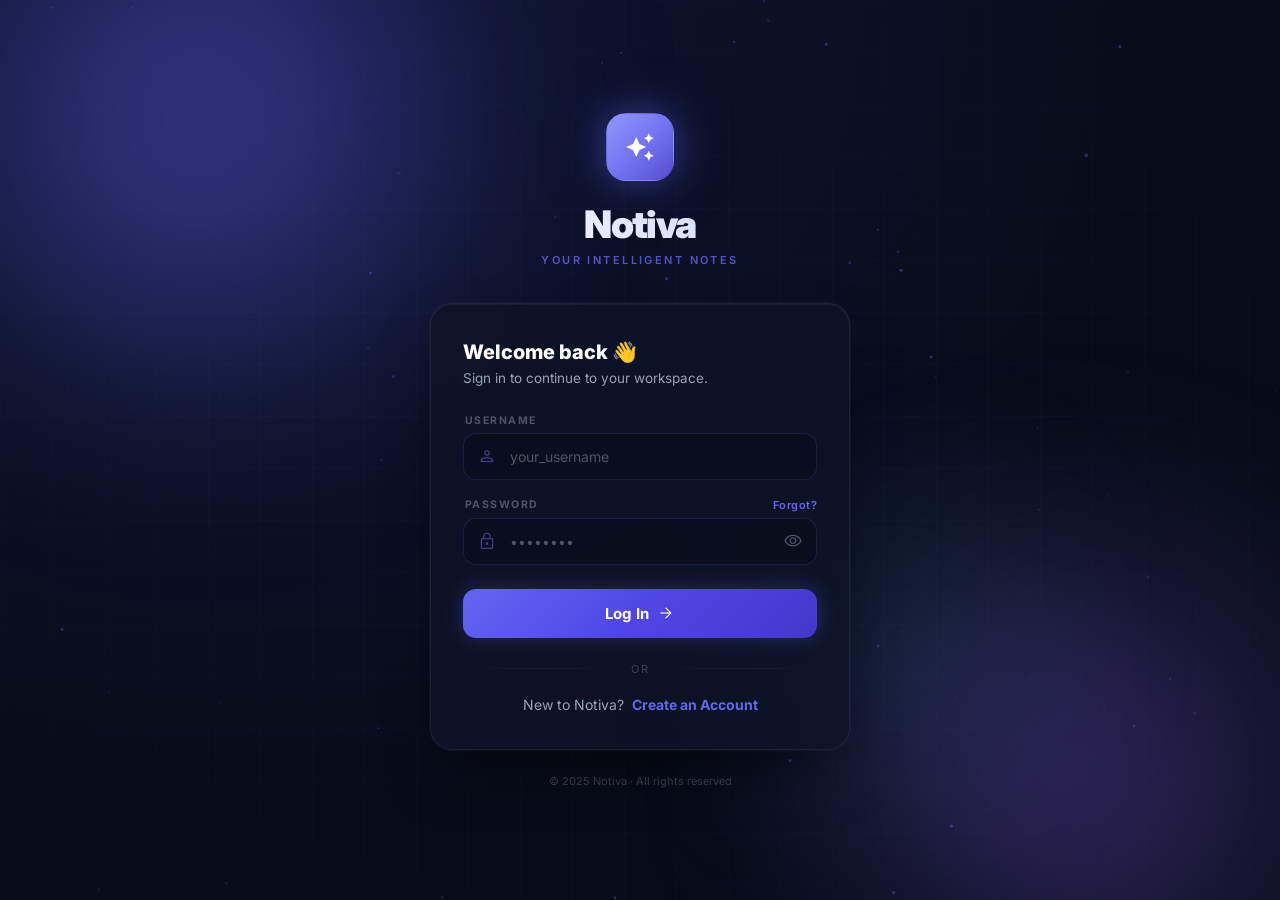
<file: frontend/index.html>
<!DOCTYPE html>
<html lang="en">
<head>
  <meta charset="UTF-8">
  <meta name="viewport" content="width=device-width, initial-scale=1.0">
  <title>Notiva | Login</title>
  <meta name="description" content="Log in to Notiva — your intelligent, secure notes companion.">
  <link rel="preconnect" href="https://fonts.googleapis.com">
  <link href="https://fonts.googleapis.com/css2?family=Inter:wght@300;400;500;600;700;800;900&display=swap" rel="stylesheet">
  <link href="https://fonts.googleapis.com/css2?family=Material+Symbols+Outlined:wght,FILL,GRAD,opsz@300,0,0,24" rel="stylesheet">
  <link rel="stylesheet" href="notiva.css">
  <script src="api.js"></script>
  <script src="app.js"></script>
  <script src="notiva-bg.js"></script>
  <style>
    .auth-wrap { min-height:100vh; display:flex; align-items:center; justify-content:center; padding:24px; position:relative; z-index:1; }
    .auth-card  { width:100%; max-width:420px; }
    .logo-ring  { width:68px; height:68px; border-radius:20px; background:linear-gradient(135deg,#818CF8,#6366F1,#4338CA); display:flex; align-items:center; justify-content:center; box-shadow:0 0 40px rgba(99,102,241,.45),0 0 80px rgba(99,102,241,.15); border:1px solid rgba(255,255,255,.12); position:relative; overflow:hidden; margin:0 auto 20px; }
    .logo-ring::after { content:''; position:absolute; inset:0; background:rgba(255,255,255,.1); border-radius:inherit; animation:pulse 3s ease-in-out infinite; }
    @keyframes pulse { 0%,100%{opacity:.1} 50%{opacity:.25} }
    .brand-name { font-size:38px; font-weight:900; letter-spacing:-.04em; background:linear-gradient(to right,#fff,#c7d2fe); -webkit-background-clip:text; -webkit-text-fill-color:transparent; display:block; text-align:center; }
    .brand-sub  { font-size:11px; font-weight:600; letter-spacing:.22em; text-transform:uppercase; color:#6366F1; opacity:.8; display:block; text-align:center; margin-top:6px; }
    .pw-eye { position:absolute; right:14px; top:50%; transform:translateY(-50%); background:none; border:none; cursor:pointer; color:var(--dim); transition:color .2s; padding:0; display:flex; align-items:center; }
    .pw-eye:hover { color:var(--primary); }
  </style>
</head>
<body>
  <!-- Background -->
  <div class="n-bg">
    <div class="n-bg-grid"></div>
    <div class="n-orb n-orb-1"></div>
    <div class="n-orb n-orb-2"></div>
    <div class="n-orb n-orb-3"></div>
    <div class="n-stars">
      <div class="n-star" style="--t:12%;--l:8%;--d:6s;--dl:0s"></div>
      <div class="n-star" style="--t:38%;--l:28%;--d:8s;--dl:2s"></div>
      <div class="n-star" style="--t:68%;--l:60%;--d:7s;--dl:4s"></div>
      <div class="n-star" style="--t:22%;--l:72%;--d:9s;--dl:1s"></div>
      <div class="n-star" style="--t:55%;--l:5%;--d:6.5s;--dl:3s"></div>
    </div>
    <canvas id="n-canvas"></canvas>
  </div>

  <div id="toast-container"></div>

  <div class="auth-wrap">
    <div class="auth-card anim-in">

      <!-- Brand -->
      <div style="text-align:center;margin-bottom:36px;">
        <div class="logo-ring">
          <span class="material-symbols-outlined" style="font-size:30px;color:#fff;position:relative;z-index:1;font-variation-settings:'FILL' 1,'wght' 400,'GRAD' 0,'opsz' 24">auto_awesome</span>
        </div>
        <span class="brand-name">Notiva</span>
        <span class="brand-sub">Your Intelligent Notes</span>
      </div>

      <!-- Card -->
      <div class="glass" style="border-radius:22px;padding:36px 32px;">
        <h2 style="font-size:20px;font-weight:800;color:#fff;margin-bottom:6px;">Welcome back 👋</h2>
        <p style="font-size:13.5px;color:var(--muted);margin-bottom:28px;">Sign in to continue to your workspace.</p>

        <form id="login-form" novalidate>

          <!-- Username -->
          <div style="margin-bottom:18px;">
            <label class="n-label" for="username">Username</label>
            <div style="position:relative;">
              <span class="material-symbols-outlined" style="position:absolute;left:14px;top:50%;transform:translateY(-50%);color:rgba(99,102,241,.55);font-size:20px;transition:color .2s;" id="user-icon">person</span>
              <input type="text" id="username" autocomplete="username" required
                class="glass-input" placeholder="your_username"
                style="width:100%;border-radius:13px;padding:14px 14px 14px 46px;font-size:14px;font-family:inherit;">
            </div>
          </div>

          <!-- Password -->
          <div style="margin-bottom:24px;">
            <div style="display:flex;justify-content:space-between;align-items:center;margin-bottom:6px;">
              <label class="n-label" style="margin-bottom:0;">Password</label>
              <a href="#" style="font-size:11px;color:var(--primary);font-weight:600;text-decoration:none;letter-spacing:.04em;" onmouseover="this.style.color='#fff'" onmouseout="this.style.color='var(--primary)'">Forgot?</a>
            </div>
            <div style="position:relative;">
              <span class="material-symbols-outlined" style="position:absolute;left:14px;top:50%;transform:translateY(-50%);color:rgba(99,102,241,.55);font-size:20px;">lock</span>
              <input type="password" id="password" autocomplete="current-password" required
                class="glass-input" placeholder="••••••••"
                style="width:100%;border-radius:13px;padding:14px 46px 14px 46px;font-size:14px;font-family:inherit;">
              <button type="button" class="pw-eye" id="pw-toggle" aria-label="Show/hide password">
                <span class="material-symbols-outlined" id="pw-eye" style="font-size:20px;">visibility</span>
              </button>
            </div>
          </div>

          <!-- Submit -->
          <button type="submit" id="login-btn" class="btn btn-primary" style="width:100%;padding:15px;border-radius:13px;font-size:15px;letter-spacing:.02em;">
            <span id="login-btn-inner" class="btn-inner" style="display:flex;align-items:center;gap:8px;">
              Log In <span class="material-symbols-outlined" style="font-size:18px;" id="login-arrow">arrow_forward</span>
            </span>
          </button>
        </form>

        <div class="n-divider" style="margin:24px 0 20px;">or</div>
        <p style="text-align:center;font-size:14px;color:var(--muted);">
          New to Notiva?
          <a href="signup.html" style="color:var(--primary);font-weight:700;text-decoration:none;margin-left:4px;" onmouseover="this.style.color='#fff'" onmouseout="this.style.color='var(--primary)'">Create an Account</a>
        </p>
      </div>

      <p style="text-align:center;font-size:11px;color:#374151;margin-top:24px;">© 2025 Notiva · All rights reserved</p>
    </div>
  </div>

  <script>
    // Redirect if already logged in
    if (api.getToken()) window.location.href = 'dashboard.html';

    // Particles
    initParticles('n-canvas');

    // Password toggle
    document.getElementById('pw-toggle').addEventListener('click', () => {
      const inp = document.getElementById('password');
      const eye = document.getElementById('pw-eye');
      inp.type = inp.type === 'password' ? 'text' : 'password';
      eye.textContent = inp.type === 'password' ? 'visibility' : 'visibility_off';
    });

    // Focus icon color
    document.getElementById('username').addEventListener('focus', () => document.getElementById('user-icon').style.color = '#6366F1');
    document.getElementById('username').addEventListener('blur',  () => document.getElementById('user-icon').style.color = 'rgba(99,102,241,.55)');

    // Translate raw backend errors into user-friendly messages
    function _friendlyLoginError(error) {
      const raw = (error.message || '').toLowerCase();

      // Backend throws NullPointerException when user doesn't exist
      if (raw.includes('user is null') || raw.includes('nullpointer') || raw.includes('cannot invoke')) {
        return 'No account found with that username.<br><span style="font-size:12px;opacity:.7">Double-check your username or <a href="signup.html" style="color:#818CF8;text-decoration:none;font-weight:700;">create a new account</a>.</span>';
      }

      // Wrong password / unauthorized
      if (raw.includes('401') || raw.includes('unauthorized') || raw.includes('invalid password') || raw.includes('wrong password') || raw.includes('bad credentials')) {
        return 'Incorrect password.<br><span style="font-size:12px;opacity:.7">Please re-enter your password carefully.</span>';
      }

      // Network / server down
      if (raw.includes('failed to fetch') || raw.includes('networkerror') || raw.includes('network') || raw.includes('500')) {
        return 'Unable to reach the server.<br><span style="font-size:12px;opacity:.7">Check your connection and try again.</span>';
      }

      // Generic fallback — still clean, no Java stack trace
      return 'Please enter valid credentials to log in.<br><span style="font-size:12px;opacity:.7">Username or password may be incorrect.</span>';
    }

    // Login
    document.getElementById('login-form').addEventListener('submit', async (e) => {
      e.preventDefault();
      const username = document.getElementById('username').value.trim();
      const pw = document.getElementById('password').value;

      if (!username || !pw) { showToast('Please enter your username and password.', 'warning', '⚠️ Fields Required'); return; }

      const btn = document.getElementById('login-btn');
      const inner = document.getElementById('login-btn-inner');
      btn.disabled = true;
      inner.innerHTML = '<span class="material-symbols-outlined" style="font-size:18px;animation:spin 1s linear infinite">progress_activity</span> Signing in…';

      try {
        const res = await api.login(username, pw);
        if (res && res.token) {
          api.setToken(res.token);
          showToast('Redirecting you to your workspace…', 'success', '🎉 Welcome Back!');
          try {
            const user = await api.getUser();
            if (user) NotivaState.user = { id: user.id || user.userName, name: user.userName, email: user.email };
          } catch (_) {}
          sessionStorage.setItem('notiva_just_logged_in', '1');
          setTimeout(() => window.location.href = 'dashboard.html', 1100);
        }
      } catch (error) {
        btn.disabled = false;
        inner.innerHTML = 'Log In <span class="material-symbols-outlined" style="font-size:18px;">arrow_forward</span>';
        showLoginError(_friendlyLoginError(error));
      }
    });

    // Spin animation for loader
    const s = document.createElement('style');
    s.textContent = '@keyframes spin { to { transform: rotate(360deg); } }';
    document.head.appendChild(s);
  </script>
</body>
</html>
</file>
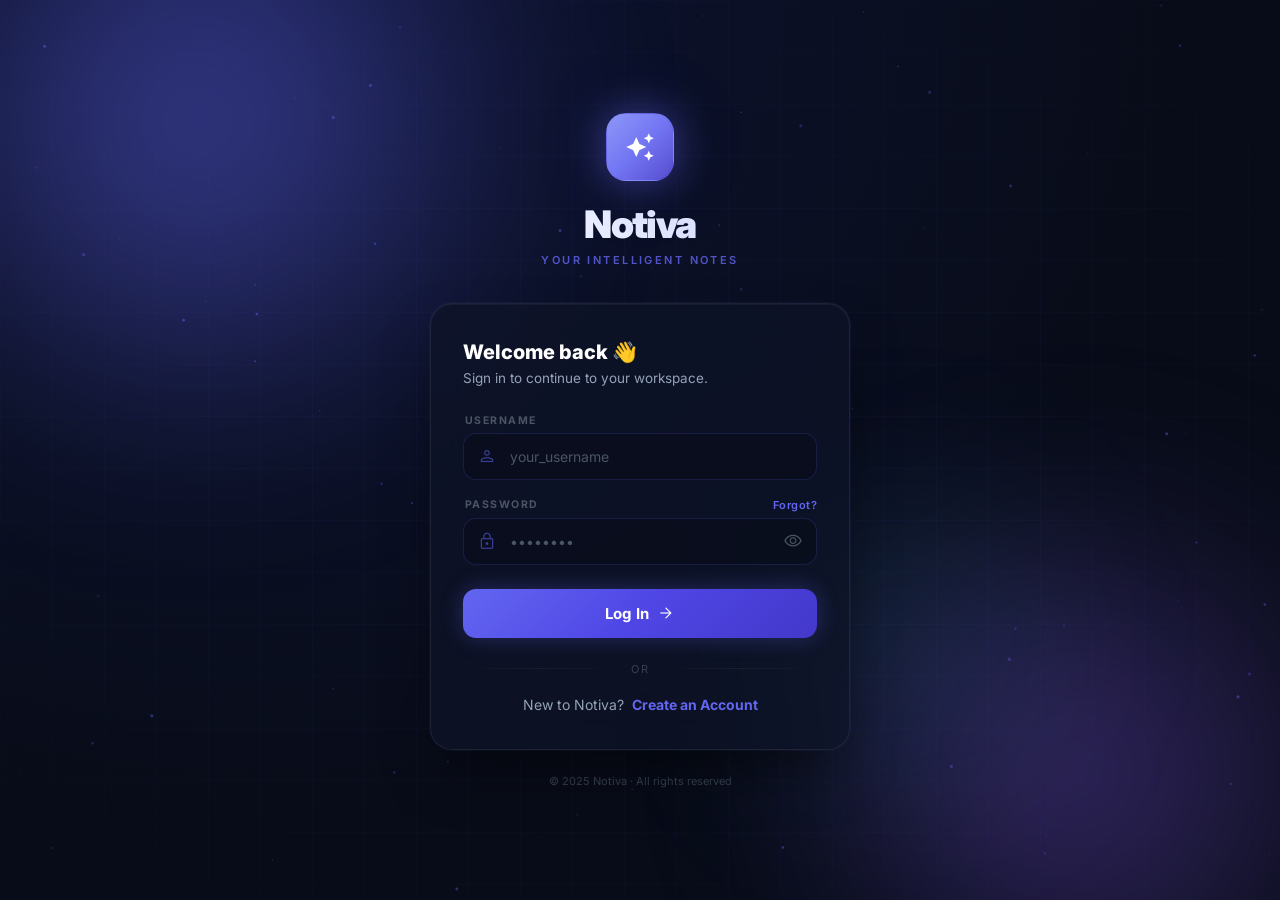
<file: frontend/add-note.html>
<!DOCTYPE html>
<html lang="en">
<head>
  <meta charset="UTF-8">
  <meta name="viewport" content="width=device-width, initial-scale=1.0">
  <title>Notiva | Add Note</title>
  <link rel="preconnect" href="https://fonts.googleapis.com">
  <link href="https://fonts.googleapis.com/css2?family=Inter:wght@300;400;500;600;700;800;900&display=swap" rel="stylesheet">
  <link href="https://fonts.googleapis.com/css2?family=Material+Symbols+Outlined:wght,FILL,GRAD,opsz@300,0,0,24" rel="stylesheet">
  <link rel="stylesheet" href="notiva.css">
  <script src="api.js"></script>
  <script src="app.js"></script>
  <script src="notiva-bg.js"></script>
  <script src="reminder.js"></script>
  <style>
    .title-input {
      width:100%; background:transparent; border:none; outline:none;
      font-size:clamp(28px,5vw,52px); font-weight:900; letter-spacing:-.04em;
      color:#fff; font-family:inherit; line-height:1.1;
    }
    .title-input::placeholder { color:rgba(255,255,255,.12); }
    .save-bar {
      position:fixed; bottom:0; left:0; right:0; z-index:40;
      padding:16px 24px;
      background:linear-gradient(to top,rgba(8,12,24,1) 0%,rgba(8,12,24,.95) 60%,transparent 100%);
      display:flex; justify-content:center;
    }
    @keyframes spin { to { transform:rotate(360deg); } }
    @media(min-width:1024px) { .lg-hidden { display:none!important; } }
  </style>
</head>
<body>
  <div class="n-bg" style="opacity:.6;">
    <div class="n-bg-grid" style="opacity:.6;"></div>
    <div class="n-orb n-orb-1" style="opacity:.2;width:40vw;height:40vw;top:20vh;left:30vw;filter:blur(120px);"></div>
    <canvas id="n-canvas"></canvas>
  </div>

  <div id="toast-container"></div>

  <div class="app-layout" style="position:relative;z-index:1;">
    <div class="app-main" style="width:100%;">
      <header class="n-header" style="padding:0 20px;justify-content:space-between;">
        <div style="display:flex;align-items:center;gap:12px;">
          <button onclick="window.history.back()" style="display:flex;align-items:center;gap:6px;padding:9px 14px;border-radius:11px;background:rgba(255,255,255,.04);border:1px solid var(--border);color:var(--muted);cursor:pointer;font-size:13px;font-weight:600;font-family:inherit;transition:all .2s;" onmouseover="this.style.borderColor='rgba(255,255,255,.15)';this.style.color='#fff'" onmouseout="this.style.borderColor='var(--border)';this.style.color='var(--muted)'">
            <span class="material-symbols-outlined" style="font-size:17px;">arrow_back</span> Back
          </button>
          <div style="display:flex;align-items:center;gap:7px;">
            <span style="display:inline-flex;"><span style="display:inline-block;width:8px;height:8px;border-radius:50%;background:var(--primary);animation:pulse2 2s ease-in-out infinite;"></span></span>
            <span style="font-size:10.5px;font-weight:700;letter-spacing:.18em;text-transform:uppercase;color:var(--primary);">New Note</span>
          </div>
        </div>
        <a href="dashboard.html" style="font-size:22px;font-weight:900;letter-spacing:-.04em;background:linear-gradient(to right,#fff,#c7d2fe);-webkit-background-clip:text;-webkit-text-fill-color:transparent;text-decoration:none;">Notiva</a>
        <div style="width:80px;"></div>
      </header>

      <main class="app-scroll" style="padding:36px 24px 100px;">
        <div style="max-width:820px;margin:0 auto;">
          <form id="add-form" class="anim-in">
            <!-- Title -->
            <div style="margin-bottom:28px;padding-bottom:20px;border-bottom:1px solid rgba(255,255,255,.06);">
              <input type="text" id="note-title" class="title-input" placeholder="Note Title…" autofocus required>
            </div>

            <!-- Toolbar -->
            <div style="display:flex;justify-content:center;margin-bottom:24px;position:sticky;top:4px;z-index:20;">
              <div class="n-toolbar" style="flex-wrap:wrap;justify-content:center;">
                <button type="button" onmousedown="event.preventDefault()" onclick="fmt('bold')" title="Bold"><span class="material-symbols-outlined" style="font-size:20px;">format_bold</span></button>
                <button type="button" onmousedown="event.preventDefault()" onclick="fmt('italic')" title="Italic"><span class="material-symbols-outlined" style="font-size:20px;">format_italic</span></button>
                <button type="button" onmousedown="event.preventDefault()" onclick="fmt('underline')" title="Underline"><span class="material-symbols-outlined" style="font-size:20px;">format_underlined</span></button>
                <div class="sep"></div>
                <button type="button" onmousedown="event.preventDefault()" onclick="fmt('justifyLeft')" title="Left"><span class="material-symbols-outlined" style="font-size:20px;">format_align_left</span></button>
                <button type="button" onmousedown="event.preventDefault()" onclick="fmt('justifyCenter')" title="Center"><span class="material-symbols-outlined" style="font-size:20px;">format_align_center</span></button>
                <button type="button" onmousedown="event.preventDefault()" onclick="fmt('justifyRight')" title="Right"><span class="material-symbols-outlined" style="font-size:20px;">format_align_right</span></button>
                <div class="sep"></div>
                <button type="button" onmousedown="event.preventDefault()" onclick="fmt('insertUnorderedList')" title="Bullets"><span class="material-symbols-outlined" style="font-size:20px;">format_list_bulleted</span></button>
                <button type="button" onmousedown="event.preventDefault()" onclick="fmt('insertOrderedList')" title="Numbered"><span class="material-symbols-outlined" style="font-size:20px;">format_list_numbered</span></button>
                <div class="sep"></div>
                <button type="button" onmousedown="event.preventDefault()" onclick="fmt('formatBlock','H2')" title="H2" style="font-size:11px;font-weight:800;padding:6px 9px;color:var(--primary);background:rgba(99,102,241,.1);border-radius:7px;">H2</button>
                <button type="button" onmousedown="event.preventDefault()" onclick="fmt('formatBlock','H3')" title="H3" style="font-size:11px;font-weight:800;padding:6px 9px;color:var(--muted);background:rgba(255,255,255,.05);border-radius:7px;">H3</button>
                <div class="sep"></div>
                <div style="display:flex;align-items:center;gap:5px;padding:2px 8px;background:rgba(255,255,255,.04);border-radius:8px;">
                  <span class="material-symbols-outlined" style="font-size:16px;color:var(--primary);">palette</span>
                  <input type="color" id="colorPicker" value="#6366F1" title="Text Color" oninput="fmt('foreColor',this.value)" style="width:20px;height:20px;background:transparent;border:none;cursor:pointer;border-radius:4px;padding:0;">
                </div>
              </div>
            </div>

            <!-- Reminder Button -->
            <div style="display:flex;justify-content:flex-end;align-items:center;gap:10px;margin-bottom:20px;">
              <span style="font-size:11px;font-weight:600;color:rgba(245,158,11,.55);letter-spacing:.08em;">Remind me</span>
              <div id="reminder-btn-wrap"></div>
            </div>

            <!-- Editor -->
            <div style="position:relative;min-height:380px;">
              <div style="position:absolute;inset:0;pointer-events:none;opacity:.04;background-image:repeating-linear-gradient(0deg,transparent,transparent 36px,rgba(255,255,255,1) 36px,rgba(255,255,255,1) 37px);"></div>
              <div id="note-content" contenteditable="true" placeholder="Start writing your note here…" class="n-editor" style="position:relative;z-index:1;"></div>
            </div>
          </form>
        </div>
      </main>

      <div class="save-bar">
        <button id="save-btn" class="btn btn-primary" style="padding:15px 36px;border-radius:16px;font-size:15px;font-family:inherit;width:100%;max-width:480px;">
          <span class="material-symbols-outlined" style="font-size:20px;">save</span>
          <span id="save-txt">Save Note</span>
        </button>
      </div>
    </div>
  </div>

  <style>
    @keyframes pulse2 { 0%,100%{opacity:1;transform:scale(1)} 50%{opacity:.5;transform:scale(.8)} }
  </style>

  <script>
    requireAuth();
    initParticles('n-canvas');

    // Reminder: use temp ID for new notes (replaced on save)
    let _remNoteId = 'new_' + Date.now();
    const _remWrap = document.getElementById('reminder-btn-wrap');
    _remWrap.appendChild(createReminderButton(_remNoteId, ''));

    function fmt(cmd, val=null) {
      document.execCommand(cmd, false, val);
      document.getElementById('note-content').focus();
    }

    document.getElementById('save-btn').addEventListener('click', async () => {
      const title = document.getElementById('note-title').value.trim();
      const content = document.getElementById('note-content').innerHTML;
      const text = document.getElementById('note-content').textContent.trim();

      if (!title || !text) { showToast('Title and content are both required.','error'); return; }

      const btn = document.getElementById('save-btn');
      const txt = document.getElementById('save-txt');
      btn.disabled = true;
      btn.querySelector('.material-symbols-outlined').style.animation = 'spin 1s linear infinite';
      txt.textContent = 'Saving…';

      try {
        await api.createNote({ title, content, userId: NotivaState.user.id || NotivaState.user.userName || 'unknown' });
        showToast('Note saved successfully! 🎉','success');
        setTimeout(() => window.location.href = 'notes.html', 900);
      } catch(err) {
        showToast('Failed to save note. Please try again.','error');
        btn.disabled = false;
        btn.querySelector('.material-symbols-outlined').style.animation = '';
        txt.textContent = 'Save Note';
      }
    });
  </script>
</body>
</html>
</file>
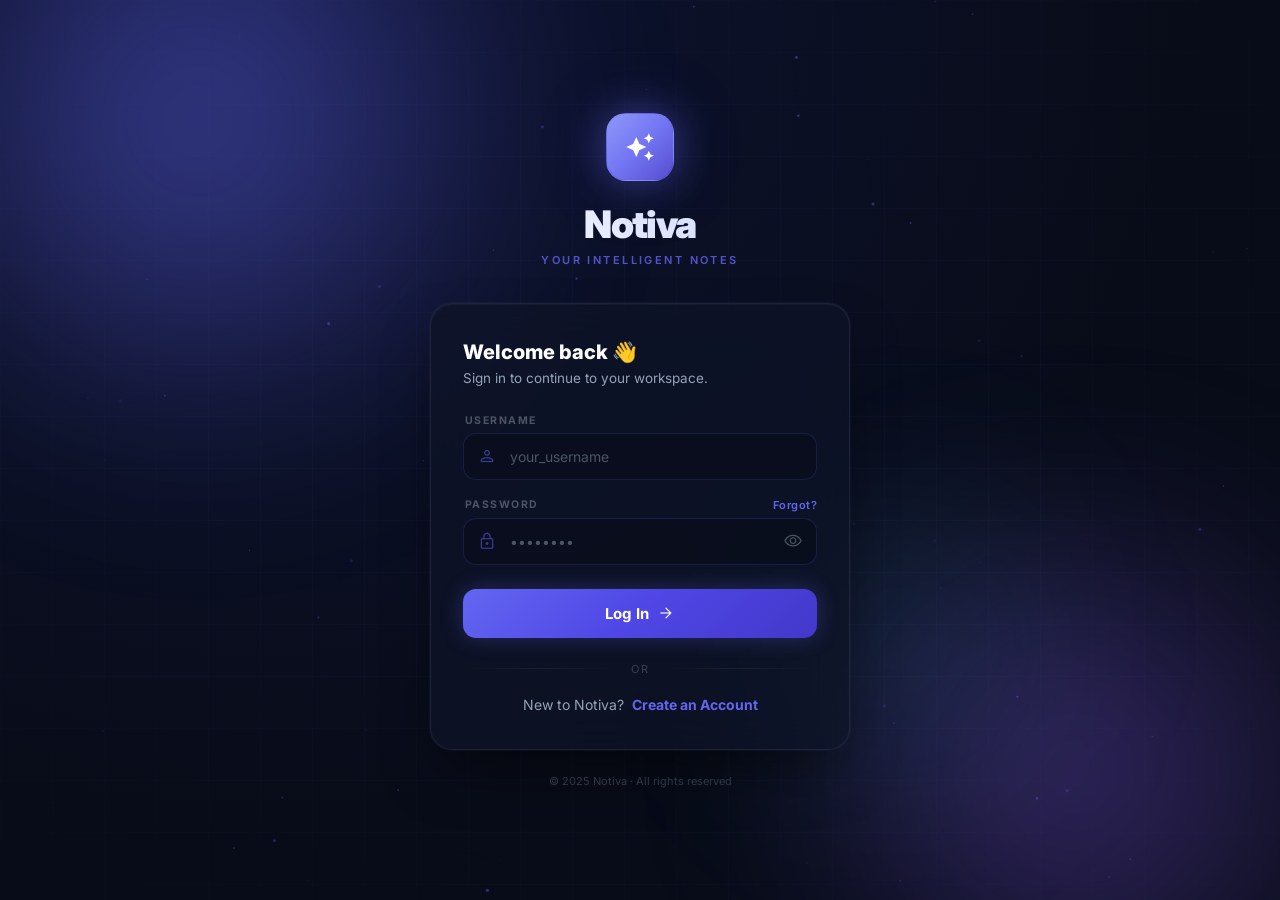
<file: frontend/dashboard.html>
<!DOCTYPE html>
<html lang="en">
<head>
  <meta charset="UTF-8">
  <meta name="viewport" content="width=device-width, initial-scale=1.0">
  <title>Notiva | Dashboard</title>
  <link rel="preconnect" href="https://fonts.googleapis.com">
  <link href="https://fonts.googleapis.com/css2?family=Inter:wght@300;400;500;600;700;800;900&display=swap" rel="stylesheet">
  <link href="https://fonts.googleapis.com/css2?family=Material+Symbols+Outlined:wght,FILL,GRAD,opsz@300,0,0,24" rel="stylesheet">
  <link rel="stylesheet" href="notiva.css">
  <script src="api.js"></script>
  <script src="app.js"></script>
  <script src="notiva-bg.js"></script>
  <style>
    .welcome-chip { display:inline-flex; align-items:center; gap:6px; font-size:11px; font-weight:700; letter-spacing:.18em; text-transform:uppercase; color:var(--primary); background:rgba(99,102,241,.1); border:1px solid rgba(99,102,241,.2); border-radius:999px; padding:5px 14px; margin-bottom:12px; }
    .stat-num { font-size:52px; font-weight:900; letter-spacing:-.04em; color:#fff; line-height:1; }
    .stat-lbl { font-size:13px; color:var(--muted); margin-top:6px; font-weight:500; }
    .quick-action { display:flex; align-items:center; gap:12px; padding:16px; border-radius:14px; background:rgba(255,255,255,.03); border:1px solid var(--border); cursor:pointer; transition:all .2s; text-decoration:none; color:var(--text); }
    .quick-action:hover { background:rgba(99,102,241,.08); border-color:rgba(99,102,241,.25); transform:translateX(4px); }
    .qa-icon { width:40px; height:40px; border-radius:11px; display:flex; align-items:center; justify-content:center; flex-shrink:0; }
    .recent-row { display:flex; align-items:center; justify-content:space-between; gap:12px; padding:16px 20px; border-radius:14px; background:rgba(255,255,255,.02); border:1px solid var(--border); cursor:pointer; transition:all .25s; }
    .recent-row:hover { background:rgba(99,102,241,.07); border-color:rgba(99,102,241,.25); }
    .recent-row:hover .rr-title { color:var(--primary); }
    @media(max-width:640px) { .stat-num { font-size:40px; } }
  </style>
</head>
<body>
  <!-- BG -->
  <div class="n-bg">
    <div class="n-bg-grid"></div>
    <div class="n-orb n-orb-1"></div>
    <div class="n-orb n-orb-2"></div>
    <div class="n-orb n-orb-3"></div>
    <canvas id="n-canvas"></canvas>
  </div>

  <div id="toast-container"></div>
  <div id="mobile-overlay"></div>

  <div class="app-layout" style="position:relative;z-index:1;">

    <!-- Sidebar -->
    <aside id="sidebar">
      <div class="sidebar-logo">
        <div class="sidebar-logo-icon">
          <span class="material-symbols-outlined" style="color:#fff;font-size:20px;font-variation-settings:'FILL' 1,'wght' 400,'GRAD' 0,'opsz' 24">auto_awesome</span>
        </div>
        <span class="sidebar-logo-name">Notiva</span>
        <button id="sidebar-close" style="margin-left:auto;background:none;border:none;cursor:pointer;color:var(--muted);display:flex;align-items:center;" class="lg-hidden">
          <span class="material-symbols-outlined">close</span>
        </button>
      </div>

      <nav class="sidebar-nav">
        <p class="sidebar-section-label">Menu</p>
        <a href="dashboard.html" class="sidebar-link active">
          <span class="material-symbols-outlined" style="font-size:20px;">dashboard</span> Dashboard
        </a>
        <a href="notes.html" class="sidebar-link">
          <span class="material-symbols-outlined" style="font-size:20px;">folder</span> My Notes
        </a>
        <a href="add-note.html" class="sidebar-link">
          <span class="material-symbols-outlined" style="font-size:20px;">add_box</span> Add Note
        </a>
        <p class="sidebar-section-label">Preferences</p>
        <a href="settings.html" class="sidebar-link">
          <span class="material-symbols-outlined" style="font-size:20px;">manage_accounts</span> Settings
        </a>
      </nav>

      <div class="sidebar-footer">
        <div class="sidebar-user">
          <div class="avatar" id="sidebar-avatar">U</div>
          <div style="min-width:0;">
            <p id="sidebar-user-name" style="font-size:14px;font-weight:700;color:#fff;white-space:nowrap;overflow:hidden;text-overflow:ellipsis;">User</p>
            <p id="sidebar-user-email" style="font-size:11px;color:var(--muted);white-space:nowrap;overflow:hidden;text-overflow:ellipsis;"></p>
          </div>
        </div>
        <button class="btn-logout btn btn-danger" style="width:100%;border-radius:12px;padding:11px;font-size:13.5px;font-family:inherit;">
          <span class="material-symbols-outlined" style="font-size:18px;">logout</span> Log Out
        </button>
      </div>
    </aside>

    <!-- Main -->
    <div class="app-main">
      <header class="n-header">
        <button id="menu-btn" style="background:none;border:none;cursor:pointer;color:var(--muted);display:flex;align-items:center;padding:8px;" class="lg-hidden">
          <span class="material-symbols-outlined" style="font-size:24px;">menu</span>
        </button>
        <div style="font-size:22px;font-weight:900;letter-spacing:-.03em;background:linear-gradient(to right,#fff,#c7d2fe);-webkit-background-clip:text;-webkit-text-fill-color:transparent;display:none;" class="mobile-logo">Notiva</div>
        <div style="margin-left:auto;display:flex;align-items:center;gap:14px;">
          <div style="text-align:right;display:none;" class="nav-user-text" id="nav-user-block">
            <p id="nav-name" style="font-size:14px;font-weight:700;color:#fff;">User</p>
            <p id="nav-email" style="font-size:11px;color:var(--primary);letter-spacing:.08em;text-transform:uppercase;"></p>
          </div>
          <div class="avatar" id="nav-initial" style="cursor:pointer;" onclick="window.location.href='settings.html'">U</div>
        </div>
      </header>

      <main class="app-scroll" style="padding:28px 24px 60px;">
        <div style="max-width:960px;margin:0 auto;">

          <!-- Greeting -->
          <div class="anim-in" style="margin-bottom:32px;">
            <div class="welcome-chip"><span class="material-symbols-outlined" style="font-size:14px;">bar_chart</span> Overview</div>
            <h1 id="welcome-msg" style="font-size:clamp(28px,5vw,44px);font-weight:900;letter-spacing:-.04em;background:linear-gradient(to right,#fff 60%,#94a3b8);-webkit-background-clip:text;-webkit-text-fill-color:transparent;line-height:1.1;">Good Morning</h1>
            <p style="color:var(--muted);margin-top:8px;font-size:15px;font-weight:300;">Here's an overview of your notes workspace.</p>
          </div>

          <!-- Stats -->
          <div style="display:grid;grid-template-columns:repeat(auto-fit,minmax(200px,1fr));gap:16px;margin-bottom:28px;">
            <div class="n-card stat-card anim-in anim-in-d1" style="padding:24px;">
              <div class="stat-card-glow" style="background:#6366F1;"></div>
              <div style="display:flex;justify-content:space-between;align-items:start;margin-bottom:16px;">
                <div style="padding:10px;background:rgba(99,102,241,.12);border:1px solid rgba(99,102,241,.2);border-radius:12px;">
                  <span class="material-symbols-outlined" style="color:var(--primary);font-size:22px;">description</span>
                </div>
                <span style="font-size:10px;font-weight:700;letter-spacing:.15em;text-transform:uppercase;color:var(--primary);background:rgba(99,102,241,.1);border:1px solid rgba(99,102,241,.2);padding:4px 10px;border-radius:999px;">All Time</span>
              </div>
              <div class="stat-num" id="stat-total">0</div>
              <div class="stat-lbl">Total Notes</div>
            </div>

            <div class="n-card stat-card anim-in anim-in-d2" style="padding:24px;">
              <div class="stat-card-glow" style="background:#14B8A6;"></div>
              <div style="display:flex;justify-content:space-between;align-items:start;margin-bottom:16px;">
                <div style="padding:10px;background:rgba(20,184,166,.12);border:1px solid rgba(20,184,166,.2);border-radius:12px;">
                  <span class="material-symbols-outlined" style="color:var(--teal);font-size:22px;">today</span>
                </div>
                <span style="font-size:10px;font-weight:700;letter-spacing:.15em;text-transform:uppercase;color:var(--teal);background:rgba(20,184,166,.1);border:1px solid rgba(20,184,166,.2);padding:4px 10px;border-radius:999px;">Today</span>
              </div>
              <div class="stat-num" id="stat-today">0</div>
              <div class="stat-lbl">Created Today</div>
            </div>
          </div>

          <!-- Quick Actions + Recent Notes -->
          <div style="display:grid;grid-template-columns:1fr 1fr;gap:20px;" class="dash-grid">

            <!-- Quick Actions -->
            <div class="n-card anim-in anim-in-d2" style="padding:24px;">
              <h2 style="font-size:16px;font-weight:700;color:#fff;margin-bottom:16px;display:flex;align-items:center;gap:8px;">
                <span class="material-symbols-outlined" style="color:var(--primary);font-size:18px;">bolt</span> Quick Actions
              </h2>
              <div style="display:flex;flex-direction:column;gap:10px;">
                <a href="add-note.html" class="quick-action">
                  <div class="qa-icon" style="background:rgba(99,102,241,.12);border:1px solid rgba(99,102,241,.2);">
                    <span class="material-symbols-outlined" style="color:var(--primary);font-size:20px;">add</span>
                  </div>
                  <div>
                    <p style="font-weight:700;font-size:14px;color:#fff;">New Note</p>
                    <p style="font-size:12px;color:var(--muted);">Create a fresh note</p>
                  </div>
                  <span class="material-symbols-outlined" style="margin-left:auto;color:var(--dim);font-size:18px;">chevron_right</span>
                </a>
                <a href="notes.html" class="quick-action">
                  <div class="qa-icon" style="background:rgba(20,184,166,.1);border:1px solid rgba(20,184,166,.18);">
                    <span class="material-symbols-outlined" style="color:var(--teal);font-size:20px;">folder_open</span>
                  </div>
                  <div>
                    <p style="font-weight:700;font-size:14px;color:#fff;">All Notes</p>
                    <p style="font-size:12px;color:var(--muted);">Browse your library</p>
                  </div>
                  <span class="material-symbols-outlined" style="margin-left:auto;color:var(--dim);font-size:18px;">chevron_right</span>
                </a>
                <a href="settings.html" class="quick-action">
                  <div class="qa-icon" style="background:rgba(139,92,246,.1);border:1px solid rgba(139,92,246,.18);">
                    <span class="material-symbols-outlined" style="color:#a78bfa;font-size:20px;">tune</span>
                  </div>
                  <div>
                    <p style="font-weight:700;font-size:14px;color:#fff;">Settings</p>
                    <p style="font-size:12px;color:var(--muted);">Manage your profile</p>
                  </div>
                  <span class="material-symbols-outlined" style="margin-left:auto;color:var(--dim);font-size:18px;">chevron_right</span>
                </a>
              </div>
            </div>

            <!-- Recent Notes -->
            <div class="n-card anim-in anim-in-d3" style="padding:24px;">
              <div style="display:flex;align-items:center;justify-content:space-between;margin-bottom:16px;">
                <h2 style="font-size:16px;font-weight:700;color:#fff;display:flex;align-items:center;gap:8px;">
                  <span class="material-symbols-outlined" style="color:var(--primary);font-size:18px;">history</span> Recent Notes
                </h2>
                <a href="notes.html" style="font-size:11px;color:var(--primary);font-weight:700;text-decoration:none;background:rgba(99,102,241,.1);border:1px solid rgba(99,102,241,.2);padding:5px 12px;border-radius:8px;" onmouseover="this.style.background='rgba(99,102,241,.2)'" onmouseout="this.style.background='rgba(99,102,241,.1)'">View All →</a>
              </div>
              <div id="recent-container" style="display:flex;flex-direction:column;gap:10px;"></div>
            </div>
          </div>

        </div>
      </main>
    </div>
  </div>

  <style>
    @media(max-width:768px) {
      .dash-grid { grid-template-columns:1fr!important; }
      .mobile-logo { display:block!important; }
      .nav-user-text { display:none!important; }
    }
    @media(min-width:1024px) { .lg-hidden { display:none!important; } }
    @media(min-width:768px) { #nav-user-block { display:block!important; } }
  </style>

  <script>
    requireAuth();
    initParticles('n-canvas');
    initSidebar();
    fillNavUser();

    // Show welcome popup on every fresh login
    if (sessionStorage.getItem('notiva_just_logged_in') === '1') {
      sessionStorage.removeItem('notiva_just_logged_in');
      const _u = NotivaState.user || {};
      const _name = _u.name || _u.userName || 'there';
      setTimeout(() => showWelcomeModal(_name), 600);
    }

    const u = NotivaState.user || {};
    const hours = new Date().getHours();
    const greet = hours < 12 ? 'Good Morning' : hours < 18 ? 'Good Afternoon' : 'Good Evening';
    const firstName = (u.name || u.userName || 'User').split(' ')[0];
    document.getElementById('welcome-msg').textContent = `${greet}, ${firstName} 👋`;

    async function loadDashboard() {
      try {
        const notes = await api.getNotes() || [];
        const arr = Array.isArray(notes) ? notes : [];
        document.getElementById('stat-total').textContent = arr.length;
        const today = new Date().toDateString();
        document.getElementById('stat-today').textContent = arr.filter(n => new Date(n.currenttime || n.createdAt).toDateString() === today).length;

        const container = document.getElementById('recent-container');
        const sorted = arr.sort((a,b) => new Date(b.currenttime||b.createdAt) - new Date(a.currenttime||a.createdAt));
        const recent = sorted.slice(0,4);

        if (recent.length === 0) {
          container.innerHTML = `<div style="text-align:center;padding:32px 0;color:var(--muted);">
            <span class="material-symbols-outlined" style="font-size:40px;display:block;margin-bottom:10px;opacity:.4">sticky_note_2</span>
            <p style="font-size:14px;">No notes yet.</p>
            <a href="add-note.html" style="display:inline-block;margin-top:12px;font-size:13px;color:var(--primary);font-weight:700;text-decoration:none;">Create your first note →</a>
          </div>`;
        } else {
          container.innerHTML = recent.map(n => `
            <div class="recent-row" onclick="window.location.href='edit-note.html?id=${n.id}'">
              <div style="min-width:0;flex:1;">
                <p class="rr-title" style="font-weight:700;font-size:14px;color:#fff;white-space:nowrap;overflow:hidden;text-overflow:ellipsis;transition:color .2s;">${n.title}</p>
                <p style="font-size:12px;color:var(--muted);margin-top:3px;white-space:nowrap;overflow:hidden;text-overflow:ellipsis;">${(n.content||'').replace(/<[^>]*>/g,'').substring(0,60)}…</p>
              </div>
              <span style="font-size:11px;color:var(--dim);white-space:nowrap;font-weight:600;flex-shrink:0;">${new Date(n.currenttime||n.createdAt).toLocaleDateString()}</span>
            </div>`).join('');
        }
      } catch(err) {
        showToast('Failed to load dashboard data.','error');
      }
    }
    loadDashboard();
  </script>
</body>
</html>
</file>
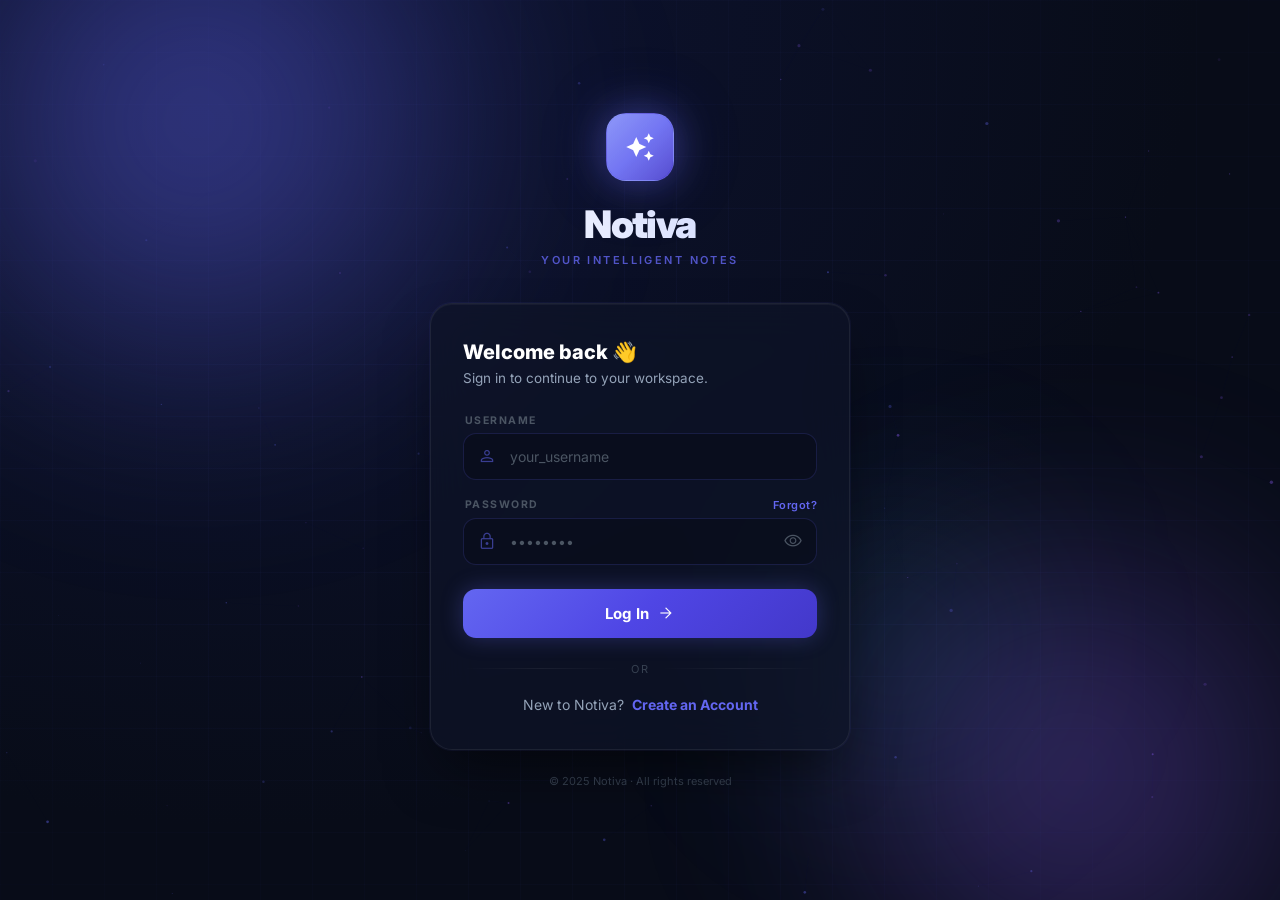
<file: frontend/edit-note.html>
<!DOCTYPE html>
<html lang="en">
<head>
  <meta charset="UTF-8">
  <meta name="viewport" content="width=device-width, initial-scale=1.0">
  <title>Notiva | Edit Note</title>
  <link rel="preconnect" href="https://fonts.googleapis.com">
  <link href="https://fonts.googleapis.com/css2?family=Inter:wght@300;400;500;600;700;800;900&display=swap" rel="stylesheet">
  <link href="https://fonts.googleapis.com/css2?family=Material+Symbols+Outlined:wght,FILL,GRAD,opsz@300,0,0,24" rel="stylesheet">
  <link rel="stylesheet" href="notiva.css">
  <script src="api.js"></script>
  <script src="app.js"></script>
  <script src="notiva-bg.js"></script>
  <script src="reminder.js"></script>
  <style>
    .title-input { width:100%; background:transparent; border:none; outline:none; font-size:clamp(28px,5vw,52px); font-weight:900; letter-spacing:-.04em; color:#fff; font-family:inherit; line-height:1.1; }
    .title-input::placeholder { color:rgba(255,255,255,.12); }
    .save-bar { position:fixed; bottom:0; left:0; right:0; z-index:40; padding:16px 24px; background:linear-gradient(to top,rgba(8,12,24,1) 0%,rgba(8,12,24,.95) 60%,transparent 100%); display:flex; justify-content:center; gap:12px; }
    @keyframes spin { to { transform:rotate(360deg); } }
    @keyframes pulse2 { 0%,100%{opacity:1;transform:scale(1)} 50%{opacity:.5;transform:scale(.8)} }
  </style>
</head>
<body>
  <div class="n-bg" style="opacity:.55;">
    <div class="n-bg-grid" style="opacity:.5;"></div>
    <div class="n-orb n-orb-1" style="background:radial-gradient(circle,rgba(20,184,166,.3) 0%,transparent 70%);opacity:.25;width:40vw;height:40vw;top:10vh;right:-5vw;left:auto;bottom:auto;filter:blur(110px);animation-delay:-5s;"></div>
    <canvas id="n-canvas"></canvas>
  </div>

  <div id="toast-container"></div>

  <div class="app-layout" style="position:relative;z-index:1;">
    <div class="app-main" style="width:100%;">
      <header class="n-header" style="padding:0 20px;justify-content:space-between;">
        <div style="display:flex;align-items:center;gap:12px;">
          <button onclick="window.history.back()" style="display:flex;align-items:center;gap:6px;padding:9px 14px;border-radius:11px;background:rgba(255,255,255,.04);border:1px solid var(--border);color:var(--muted);cursor:pointer;font-size:13px;font-weight:600;font-family:inherit;transition:all .2s;" onmouseover="this.style.borderColor='rgba(255,255,255,.15)';this.style.color='#fff'" onmouseout="this.style.borderColor='var(--border)';this.style.color='var(--muted)'">
            <span class="material-symbols-outlined" style="font-size:17px;">arrow_back</span> Back
          </button>
          <div style="display:flex;align-items:center;gap:7px;">
            <span style="display:inline-flex;"><span style="display:inline-block;width:8px;height:8px;border-radius:50%;background:#14B8A6;animation:pulse2 2s ease-in-out infinite;"></span></span>
            <span style="font-size:10.5px;font-weight:700;letter-spacing:.18em;text-transform:uppercase;color:#14B8A6;">Editing Note</span>
          </div>
        </div>
        <a href="dashboard.html" style="font-size:22px;font-weight:900;letter-spacing:-.04em;background:linear-gradient(to right,#fff,#c7d2fe);-webkit-background-clip:text;-webkit-text-fill-color:transparent;text-decoration:none;">Notiva</a>
        <div style="width:80px;"></div>
      </header>

      <main class="app-scroll" style="padding:36px 24px 110px;">
        <div style="max-width:820px;margin:0 auto;">
          <div class="anim-in">
            <!-- Title -->
            <div style="margin-bottom:28px;padding-bottom:20px;border-bottom:1px solid rgba(255,255,255,.06);">
              <input type="text" id="note-title" class="title-input" placeholder="Note Title…" required>
            </div>

            <!-- Toolbar -->
            <div style="display:flex;justify-content:center;margin-bottom:24px;position:sticky;top:4px;z-index:20;">
              <div class="n-toolbar" style="flex-wrap:wrap;justify-content:center;border-color:rgba(20,184,166,.25);">
                <button type="button" onmousedown="event.preventDefault()" onclick="fmt('bold')"><span class="material-symbols-outlined" style="font-size:20px;">format_bold</span></button>
                <button type="button" onmousedown="event.preventDefault()" onclick="fmt('italic')"><span class="material-symbols-outlined" style="font-size:20px;">format_italic</span></button>
                <button type="button" onmousedown="event.preventDefault()" onclick="fmt('underline')"><span class="material-symbols-outlined" style="font-size:20px;">format_underlined</span></button>
                <div class="sep"></div>
                <button type="button" onmousedown="event.preventDefault()" onclick="fmt('justifyLeft')"><span class="material-symbols-outlined" style="font-size:20px;">format_align_left</span></button>
                <button type="button" onmousedown="event.preventDefault()" onclick="fmt('justifyCenter')"><span class="material-symbols-outlined" style="font-size:20px;">format_align_center</span></button>
                <button type="button" onmousedown="event.preventDefault()" onclick="fmt('justifyRight')"><span class="material-symbols-outlined" style="font-size:20px;">format_align_right</span></button>
                <div class="sep"></div>
                <button type="button" onmousedown="event.preventDefault()" onclick="fmt('insertUnorderedList')"><span class="material-symbols-outlined" style="font-size:20px;">format_list_bulleted</span></button>
                <button type="button" onmousedown="event.preventDefault()" onclick="fmt('insertOrderedList')"><span class="material-symbols-outlined" style="font-size:20px;">format_list_numbered</span></button>
                <div class="sep"></div>
                <button type="button" onmousedown="event.preventDefault()" onclick="fmt('formatBlock','H2')" style="font-size:11px;font-weight:800;padding:6px 9px;color:#14B8A6;background:rgba(20,184,166,.1);border-radius:7px;">H2</button>
                <button type="button" onmousedown="event.preventDefault()" onclick="fmt('formatBlock','H3')" style="font-size:11px;font-weight:800;padding:6px 9px;color:var(--muted);background:rgba(255,255,255,.05);border-radius:7px;">H3</button>
                <div class="sep"></div>
                <div style="display:flex;align-items:center;gap:5px;padding:2px 8px;background:rgba(20,184,166,.08);border-radius:8px;border:1px solid rgba(20,184,166,.18);">
                  <span class="material-symbols-outlined" style="font-size:16px;color:#14B8A6;">palette</span>
                  <input type="color" id="colorPicker" value="#14B8A6" oninput="fmt('foreColor',this.value)" style="width:20px;height:20px;background:transparent;border:none;cursor:pointer;border-radius:4px;padding:0;">
                </div>
              </div>
            </div>

            <!-- Reminder Button -->
            <div style="display:flex;justify-content:flex-end;align-items:center;gap:10px;margin-bottom:20px;">
              <span style="font-size:11px;font-weight:600;color:rgba(245,158,11,.55);letter-spacing:.08em;">Remind me</span>
              <div id="reminder-btn-wrap"></div>
            </div>

            <!-- Editor -->
            <div style="position:relative;min-height:380px;">
              <div style="position:absolute;inset:0;pointer-events:none;opacity:.03;background-image:repeating-linear-gradient(0deg,transparent,transparent 36px,rgba(255,255,255,1) 36px,rgba(255,255,255,1) 37px);"></div>
              <div id="note-content" contenteditable="true" placeholder="Write your note here…" class="n-editor" style="position:relative;z-index:1;"></div>
            </div>
          </div>
        </div>
      </main>

      <div class="save-bar">
        <button id="save-btn" class="btn btn-primary" style="padding:15px 36px;border-radius:16px;font-size:15px;font-family:inherit;flex:1;max-width:360px;background:linear-gradient(135deg,#14B8A6,#0d9488,#0f766e);box-shadow:0 0 22px rgba(20,184,166,.3);">
          <span class="material-symbols-outlined" style="font-size:20px;">cloud_sync</span>
          <span id="save-txt">Save Updates</span>
        </button>
        <button onclick="window.history.back()" class="btn btn-ghost" style="padding:15px 24px;border-radius:16px;font-size:15px;font-family:inherit;">
          Cancel
        </button>
      </div>
    </div>
  </div>

  <script>
    requireAuth();
    initParticles('n-canvas');

    function fmt(cmd, val=null) {
      document.execCommand(cmd, false, val);
      document.getElementById('note-content').focus();
    }

    const noteId = new URLSearchParams(window.location.search).get('id');

    // Init reminder button with noteId
    const _remWrap = document.getElementById('reminder-btn-wrap');
    if (_remWrap && noteId) _remWrap.appendChild(createReminderButton(noteId, ''));

    async function loadNote() {
      try {
        const notes = await api.getNotes() || [];
        const arr = Array.isArray(notes) ? notes : [];
        const note = arr.find(n => String(n.id) === String(noteId));
        if (!note) {
          showToast("Note not found.",'error');
          setTimeout(() => window.location.href='notes.html', 1500);
          return;
        }
        window.currentNote = note;
        document.getElementById('note-title').value = note.title || '';
        document.getElementById('note-content').innerHTML = note.content || '';
        // Sync reminder button with loaded title
        window._reminderNoteTitle = note.title || '';
        updateReminderBtn(noteId);
      } catch(_) {
        showToast('Error loading note.','error');
      }
    }
    loadNote();

    document.getElementById('save-btn').addEventListener('click', async () => {
      const title = document.getElementById('note-title').value.trim();
      const content = document.getElementById('note-content').innerHTML;
      const text = document.getElementById('note-content').textContent.trim();
      if (!title || !text) { showToast('Title and content are required.','error'); return; }
      if (!window.currentNote) return;

      const btn = document.getElementById('save-btn');
      const txt = document.getElementById('save-txt');
      btn.disabled = true;
      btn.querySelector('.material-symbols-outlined').style.animation='spin 1s linear infinite';
      txt.textContent = 'Saving…';

      try {
        await api.updateNote({ ...window.currentNote, title, content });
        showToast('Note updated! ✅','success');
        setTimeout(() => window.location.href='notes.html', 900);
      } catch(err) {
        showToast('Failed to update note.','error');
        btn.disabled = false;
        btn.querySelector('.material-symbols-outlined').style.animation='';
        txt.textContent='Save Updates';
      }
    });
  </script>
</body>
</html>
</file>
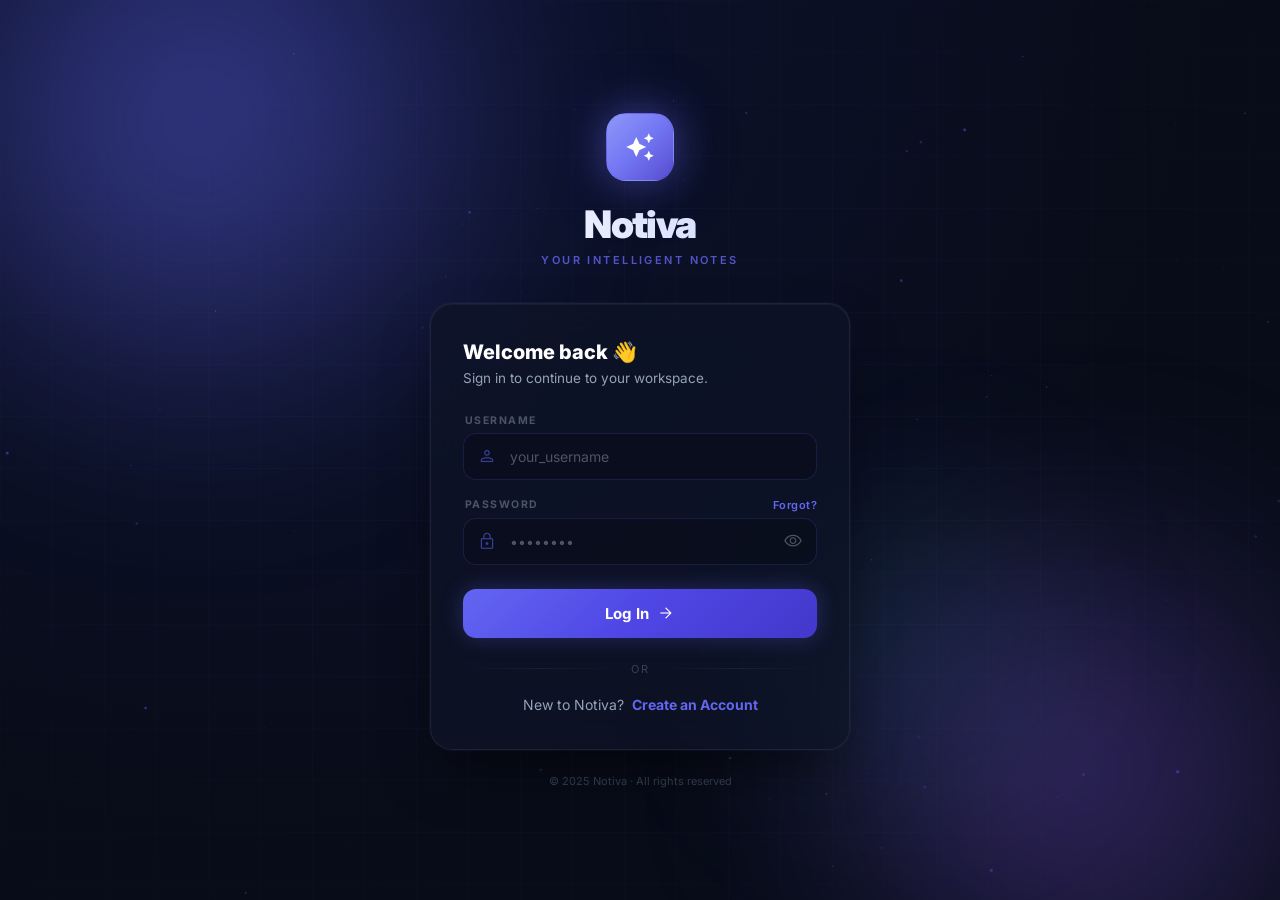
<file: frontend/notes.html>
<!DOCTYPE html>
<html lang="en">
<head>
  <meta charset="UTF-8">
  <meta name="viewport" content="width=device-width, initial-scale=1.0">
  <title>Notiva | My Notes</title>
  <link rel="preconnect" href="https://fonts.googleapis.com">
  <link href="https://fonts.googleapis.com/css2?family=Inter:wght@300;400;500;600;700;800;900&display=swap" rel="stylesheet">
  <link href="https://fonts.googleapis.com/css2?family=Material+Symbols+Outlined:wght,FILL,GRAD,opsz@300,0,0,24" rel="stylesheet">
  <link rel="stylesheet" href="notiva.css">
  <script src="api.js"></script>
  <script src="app.js"></script>
  <script src="notiva-bg.js"></script>
  <style>
    .notes-grid { display:grid; grid-template-columns:repeat(auto-fill,minmax(260px,1fr)); gap:18px; }
    @media(max-width:480px) { .notes-grid { grid-template-columns:1fr; } }
    .search-bar { display:flex; align-items:center; gap:10px; padding:12px 16px; border-radius:14px; background:rgba(8,12,24,.5); border:1px solid rgba(99,102,241,.18); transition:all .25s; }
    .search-bar:focus-within { border-color:var(--primary); box-shadow:0 0 0 3px rgba(99,102,241,.12); }
    .search-bar input { background:transparent; border:none; outline:none; color:var(--text); font-family:inherit; font-size:14px; flex:1; }
    .search-bar input::placeholder { color:var(--dim); }
    @media(max-width:1023px) { .mobile-logo { display:block!important; } }
    @media(min-width:1024px) { .lg-hidden { display:none!important; } }
    @media(min-width:768px) { #nav-user-block { display:flex!important; } }
  </style>
</head>
<body>
  <div class="n-bg">
    <div class="n-bg-grid"></div>
    <div class="n-orb n-orb-1" style="opacity:.35;"></div>
    <div class="n-orb n-orb-2" style="opacity:.25;animation-delay:-7s;"></div>
    <canvas id="n-canvas"></canvas>
  </div>

  <div id="toast-container"></div>
  <div id="mobile-overlay"></div>

  <div class="app-layout" style="position:relative;z-index:1;">
    <!-- Sidebar (same pattern) -->
    <aside id="sidebar">
      <div class="sidebar-logo">
        <div class="sidebar-logo-icon">
          <span class="material-symbols-outlined" style="color:#fff;font-size:20px;font-variation-settings:'FILL' 1,'wght' 400,'GRAD' 0,'opsz' 24">auto_awesome</span>
        </div>
        <span class="sidebar-logo-name">Notiva</span>
        <button id="sidebar-close" style="margin-left:auto;background:none;border:none;cursor:pointer;color:var(--muted);display:flex;align-items:center;" class="lg-hidden">
          <span class="material-symbols-outlined">close</span>
        </button>
      </div>
      <nav class="sidebar-nav">
        <p class="sidebar-section-label">Menu</p>
        <a href="dashboard.html" class="sidebar-link"><span class="material-symbols-outlined" style="font-size:20px;">dashboard</span> Dashboard</a>
        <a href="notes.html" class="sidebar-link active"><span class="material-symbols-outlined" style="font-size:20px;">folder</span> My Notes</a>
        <a href="add-note.html" class="sidebar-link"><span class="material-symbols-outlined" style="font-size:20px;">add_box</span> Add Note</a>
        <p class="sidebar-section-label">Preferences</p>
        <a href="settings.html" class="sidebar-link"><span class="material-symbols-outlined" style="font-size:20px;">manage_accounts</span> Settings</a>
      </nav>
      <div class="sidebar-footer">
        <div class="sidebar-user">
          <div class="avatar" id="sidebar-avatar">U</div>
          <div style="min-width:0;">
            <p id="sidebar-user-name" style="font-size:14px;font-weight:700;color:#fff;white-space:nowrap;overflow:hidden;text-overflow:ellipsis;">User</p>
            <p id="sidebar-user-email" style="font-size:11px;color:var(--muted);white-space:nowrap;overflow:hidden;text-overflow:ellipsis;"></p>
          </div>
        </div>
        <button class="btn-logout btn btn-danger" style="width:100%;border-radius:12px;padding:11px;font-size:13.5px;font-family:inherit;">
          <span class="material-symbols-outlined" style="font-size:18px;">logout</span> Log Out
        </button>
      </div>
    </aside>

    <div class="app-main">
      <header class="n-header">
        <button id="menu-btn" style="background:none;border:none;cursor:pointer;color:var(--muted);display:flex;align-items:center;padding:8px;" class="lg-hidden">
          <span class="material-symbols-outlined" style="font-size:24px;">menu</span>
        </button>
        <div style="font-size:22px;font-weight:900;letter-spacing:-.03em;background:linear-gradient(to right,#fff,#c7d2fe);-webkit-background-clip:text;-webkit-text-fill-color:transparent;display:none;" class="mobile-logo">Notiva</div>
        <div style="margin-left:auto;display:flex;align-items:center;gap:14px;">
          <div style="text-align:right;display:none;align-items:center;gap:14px;" id="nav-user-block">
            <div>
              <p id="nav-name" style="font-size:14px;font-weight:700;color:#fff;text-align:right;">User</p>
              <p id="nav-email" style="font-size:11px;color:var(--primary);letter-spacing:.08em;text-transform:uppercase;text-align:right;"></p>
            </div>
          </div>
          <div class="avatar" id="nav-initial" style="cursor:pointer;" onclick="window.location.href='settings.html'">U</div>
        </div>
      </header>

      <main class="app-scroll" style="padding:28px 24px 60px;">
        <div style="max-width:1100px;margin:0 auto;">

          <!-- Header row -->
          <div class="anim-in" style="display:flex;flex-wrap:wrap;align-items:flex-end;justify-content:space-between;gap:16px;margin-bottom:28px;">
            <div>
              <p style="font-size:10px;font-weight:700;letter-spacing:.2em;text-transform:uppercase;color:var(--primary);margin-bottom:8px;">Your Entries</p>
              <h1 style="font-size:clamp(26px,4vw,40px);font-weight:900;letter-spacing:-.04em;background:linear-gradient(to right,#fff 60%,#94a3b8);-webkit-background-clip:text;-webkit-text-fill-color:transparent;line-height:1.1;">My Notes</h1>
              <p style="color:var(--muted);margin-top:8px;font-size:15px;font-weight:300;">View and manage all your notes in one place.</p>
            </div>
            <button onclick="window.location.href='add-note.html'" class="btn btn-primary" style="padding:13px 22px;border-radius:13px;font-size:14px;white-space:nowrap;">
              <span class="material-symbols-outlined" style="font-size:18px;">add</span> Create Note
            </button>
          </div>

          <!-- Search & Filter -->
          <div class="anim-in anim-in-d1" style="display:flex;gap:12px;margin-bottom:24px;flex-wrap:wrap;">
            <div class="search-bar" style="flex:1;min-width:200px;">
              <span class="material-symbols-outlined" style="color:var(--dim);font-size:20px;">search</span>
              <input type="text" id="search-input" placeholder="Search notes…">
            </div>
            <button id="sort-btn" style="display:flex;align-items:center;gap:6px;padding:12px 16px;border-radius:14px;background:rgba(255,255,255,.04);border:1px solid var(--border);color:var(--muted);cursor:pointer;font-size:13px;font-weight:600;font-family:inherit;transition:all .2s;white-space:nowrap;" onmouseover="this.style.borderColor='rgba(99,102,241,.3)'" onmouseout="this.style.borderColor='var(--border)'">
              <span class="material-symbols-outlined" style="font-size:18px;">sort</span> Newest
            </button>
          </div>

          <!-- Grid -->
          <div id="notes-grid" class="notes-grid anim-in anim-in-d2"></div>
        </div>
      </main>
    </div>
  </div>

  <!-- Delete Modal -->
  <div id="del-modal" style="display:none;" class="n-modal-bg">
    <div class="n-modal glass" style="border-radius:22px;padding:36px 28px;text-align:center;">
      <div style="width:60px;height:60px;border-radius:50%;background:rgba(239,68,68,.12);border:1px solid rgba(239,68,68,.28);display:flex;align-items:center;justify-content:center;margin:0 auto 18px;box-shadow:0 0 28px rgba(239,68,68,.12);">
        <span class="material-symbols-outlined" style="color:#FCA5A5;font-size:28px;font-variation-settings:'FILL' 1,'wght' 400,'GRAD' 0,'opsz' 24">delete_forever</span>
      </div>
      <h3 style="font-size:20px;font-weight:800;color:#fff;margin-bottom:10px;">Delete Note?</h3>
      <p style="color:var(--muted);font-size:14px;line-height:1.6;margin-bottom:24px;">This note will be permanently removed and cannot be recovered.</p>
      <div style="display:flex;flex-direction:column;gap:10px;">
        <button id="confirm-del" class="btn btn-danger" style="width:100%;padding:13px;border-radius:12px;font-size:14px;font-family:inherit;background:rgba(239,68,68,.85);color:#fff;border:none;">Delete Note</button>
        <button onclick="closeModal()" class="btn btn-ghost" style="width:100%;padding:13px;border-radius:12px;font-size:14px;font-family:inherit;">Cancel</button>
      </div>
    </div>
  </div>

  <script>
    requireAuth();
    initParticles('n-canvas');
    initSidebar();
    fillNavUser();

    let allNotes = [];
    let noteToDelete = null;

    function closeModal() { document.getElementById('del-modal').style.display='none'; noteToDelete=null; }
    document.getElementById('del-modal').addEventListener('click', e => { if(e.target===document.getElementById('del-modal')) closeModal(); });

    window.triggerDelete = (id, ev) => {
      ev && ev.stopPropagation();
      noteToDelete = id;
      document.getElementById('del-modal').style.display='flex';
    };

    document.getElementById('confirm-del').addEventListener('click', async () => {
      if (!noteToDelete) return;
      const btn = document.getElementById('confirm-del');
      btn.textContent = 'Deleting…'; btn.disabled = true;
      try {
        await api.deleteNote(noteToDelete);
        closeModal(); showToast('Note deleted.','success'); renderGrid(allNotes.filter(n=>n.id!==noteToDelete));
        allNotes = allNotes.filter(n=>n.id!==noteToDelete);
      } catch(_) { showToast('Failed to delete note.','error'); }
      btn.textContent='Delete Note'; btn.disabled=false;
    });

    // Search
    document.getElementById('search-input').addEventListener('input', e => {
      const q = e.target.value.toLowerCase();
      renderGrid(allNotes.filter(n => (n.title||'').toLowerCase().includes(q) || (n.content||'').toLowerCase().includes(q)));
    });

    // Sort
    let sortAsc = false;
    document.getElementById('sort-btn').addEventListener('click', function() {
      sortAsc = !sortAsc;
      this.innerHTML = `<span class="material-symbols-outlined" style="font-size:18px;">sort</span> ${sortAsc?'Oldest':'Newest'}`;
      renderGrid([...allNotes].sort((a,b)=> sortAsc ? new Date(a.currenttime||a.createdAt)-new Date(b.currenttime||b.createdAt) : new Date(b.currenttime||b.createdAt)-new Date(a.currenttime||a.createdAt)));
    });

    function renderGrid(notes) {
      const grid = document.getElementById('notes-grid');
      if (notes.length === 0) {
        grid.innerHTML = `<div style="grid-column:1/-1;text-align:center;padding:80px 20px;color:var(--muted);">
          <span class="material-symbols-outlined" style="font-size:52px;display:block;margin-bottom:14px;opacity:.35">folder_open</span>
          <p style="font-size:20px;font-weight:800;color:#fff;margin-bottom:8px;">No Notes Found</p>
          <p style="font-size:14px;margin-bottom:24px;">You don't have any notes yet. Start writing!</p>
          <button onclick="window.location.href='add-note.html'" class="btn btn-primary" style="padding:13px 28px;border-radius:12px;font-size:14px;">Create Note</button>
        </div>`;
        return;
      }
      grid.innerHTML = notes.map(n => {
        const date = new Date(n.currenttime||n.createdAt).toLocaleDateString('en-US',{month:'short',day:'numeric'});
        const preview = (n.content||'').replace(/<[^>]*>/g,'').substring(0,100);
        return `
        <div class="n-card note-card" style="padding:22px;border-radius:18px;" onclick="window.location.href='edit-note.html?id=${n.id}'">
          <div style="display:flex;justify-content:space-between;align-items:center;margin-bottom:14px;">
            <span style="font-size:9px;font-weight:700;letter-spacing:.2em;text-transform:uppercase;color:var(--primary);background:rgba(99,102,241,.1);border:1px solid rgba(99,102,241,.2);padding:4px 10px;border-radius:6px;">Note</span>
            <span style="font-size:11px;color:var(--dim);font-weight:600;">${date}</span>
          </div>
          <h3 style="font-size:17px;font-weight:800;color:#fff;margin-bottom:8px;line-height:1.3;display:-webkit-box;-webkit-line-clamp:2;-webkit-box-orient:vertical;overflow:hidden;">${n.title}</h3>
          <p style="font-size:13px;color:var(--muted);line-height:1.65;flex:1;display:-webkit-box;-webkit-line-clamp:3;-webkit-box-orient:vertical;overflow:hidden;font-weight:300;">${preview}</p>
          <div style="display:flex;justify-content:flex-end;gap:6px;margin-top:14px;padding-top:14px;border-top:1px solid rgba(255,255,255,.05);">
            <button onclick="event.stopPropagation();window.location.href='edit-note.html?id=${n.id}'" style="padding:8px;border-radius:9px;background:transparent;border:none;color:var(--muted);cursor:pointer;transition:all .2s;display:flex;" onmouseover="this.style.background='rgba(255,255,255,.08)';this.style.color='#fff'" onmouseout="this.style.background='transparent';this.style.color='var(--muted)'">
              <span class="material-symbols-outlined" style="font-size:19px;">edit_note</span>
            </button>
            <button onclick="triggerDelete('${n.id}',event)" style="padding:8px;border-radius:9px;background:transparent;border:none;color:var(--muted);cursor:pointer;transition:all .2s;display:flex;" onmouseover="this.style.background='rgba(239,68,68,.1)';this.style.color='#FCA5A5'" onmouseout="this.style.background='transparent';this.style.color='var(--muted)'">
              <span class="material-symbols-outlined" style="font-size:19px;">delete_sweep</span>
            </button>
          </div>
        </div>`;
      }).join('');
    }

    async function loadNotes() {
      try {
        const res = await api.getNotes() || [];
        allNotes = Array.isArray(res) ? res.sort((a,b)=>new Date(b.currenttime||b.createdAt)-new Date(a.currenttime||a.createdAt)) : [];
        renderGrid(allNotes);
      } catch(_) { showToast('Failed to load notes.','error'); }
    }
    loadNotes();
  </script>
</body>
</html>
</file>
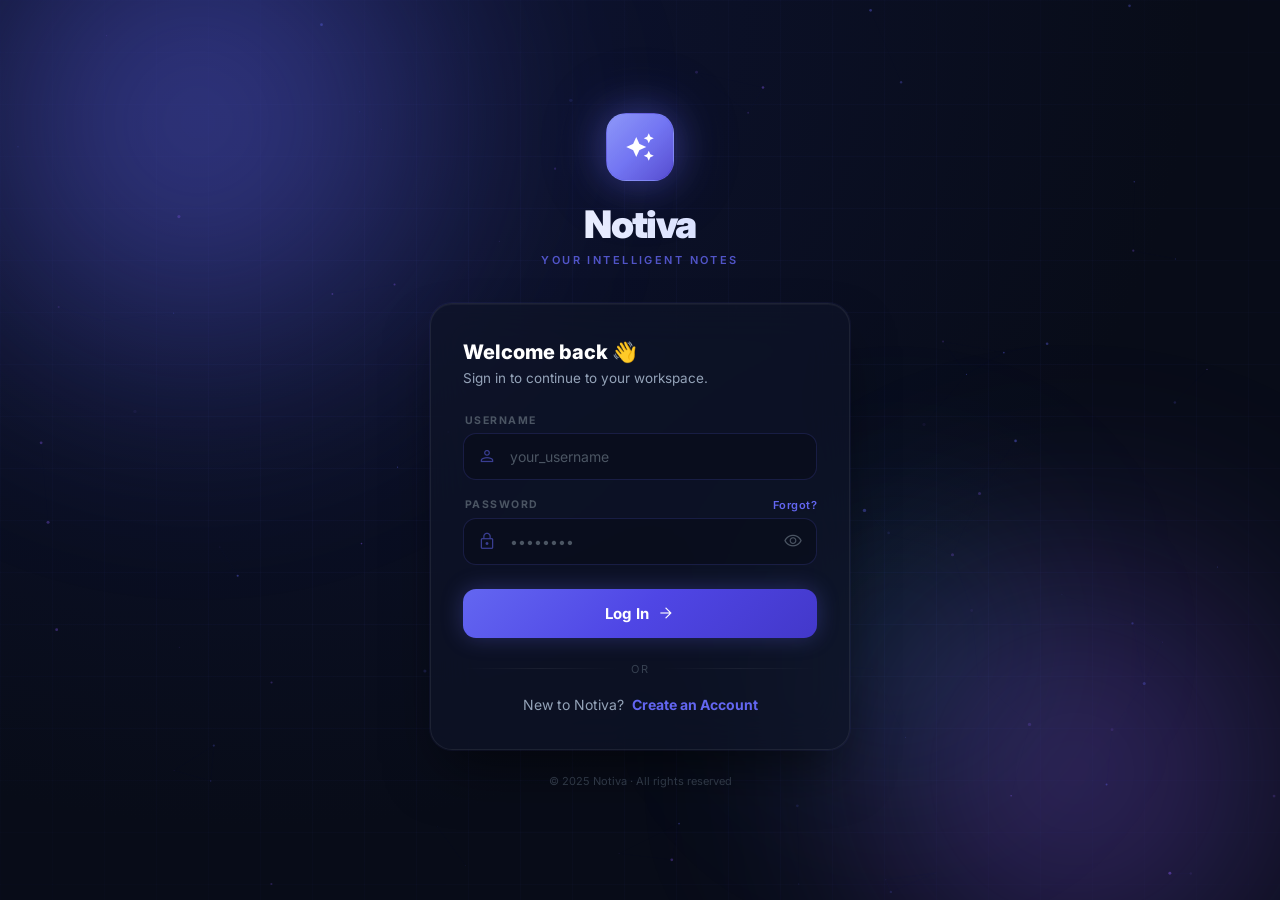
<file: frontend/settings.html>
<!DOCTYPE html>
<html lang="en">
<head>
  <meta charset="UTF-8">
  <meta name="viewport" content="width=device-width, initial-scale=1.0">
  <title>Notiva | Settings</title>
  <link rel="preconnect" href="https://fonts.googleapis.com">
  <link href="https://fonts.googleapis.com/css2?family=Inter:wght@300;400;500;600;700;800;900&display=swap" rel="stylesheet">
  <link href="https://fonts.googleapis.com/css2?family=Material+Symbols+Outlined:wght,FILL,GRAD,opsz@300,0,0,24" rel="stylesheet">
  <link rel="stylesheet" href="notiva.css">
  <script src="api.js"></script>
  <script src="app.js"></script>
  <script src="notiva-bg.js"></script>
  <style>
    .settings-section { margin-bottom: 28px; }
    .section-header {
      display: flex; align-items: center; gap: 12px;
      padding: 20px 24px; border-bottom: 1px solid rgba(255,255,255,.05);
      background: rgba(255,255,255,.02);
    }
    .section-icon {
      width: 38px; height: 38px; border-radius: 11px;
      display: flex; align-items: center; justify-content: center; flex-shrink: 0;
    }
    .section-body { padding: 24px; }
    .field-row { display: grid; grid-template-columns: 1fr 1fr; gap: 16px; }
    @media(max-width:640px) { .field-row { grid-template-columns: 1fr; } }
    .s-input {
      width: 100%; border-radius: 12px; padding: 13px 14px 13px 44px;
      font-size: 14px; font-family: inherit;
    }
    .s-input-icon {
      position: absolute; left: 14px; top: 50%; transform: translateY(-50%);
      font-size: 20px; color: rgba(99,102,241,.55); pointer-events: none;
    }
    .info-row {
      display: flex; align-items: center; justify-content: space-between;
      gap: 16px; padding: 14px 18px; border-radius: 13px;
      background: rgba(255,255,255,.03); border: 1px solid rgba(255,255,255,.06);
    }
    .save-btn {
      display: inline-flex; align-items: center; gap: 8px;
      padding: 11px 22px; border-radius: 12px;
      font-size: 13.5px; font-weight: 700; cursor: pointer;
      font-family: inherit; transition: all .25s;
    }
    .avatar-lg {
      width: 72px; height: 72px; border-radius: 50%;
      background: linear-gradient(135deg, #6366F1, #4338CA);
      display: flex; align-items: center; justify-content: center;
      font-size: 28px; font-weight: 900; color: #fff;
      box-shadow: 0 0 28px rgba(99,102,241,.35);
      border: 2px solid rgba(255,255,255,.12); flex-shrink: 0;
    }
    .danger-action {
      display: flex; flex-direction: column; gap: 10px; padding: 16px;
      border-radius: 14px;
    }
    @media(min-width:1024px){ .lg-hidden { display:none!important; } }
    @media(max-width:1023px){ .mobile-logo { display:block!important; } }
    @media(min-width:768px){ #nav-user-block { display:flex!important; } }
    @keyframes spin { to { transform: rotate(360deg); } }
  </style>
</head>
<body>
  <div class="n-bg">
    <div class="n-bg-grid"></div>
    <div class="n-orb n-orb-1" style="opacity:.25;"></div>
    <div class="n-orb n-orb-2" style="opacity:.18;"></div>
    <canvas id="n-canvas"></canvas>
  </div>

  <div id="toast-container"></div>
  <div id="mobile-overlay"></div>

  <div class="app-layout" style="position:relative;z-index:1;">

    <!-- Sidebar -->
    <aside id="sidebar">
      <div class="sidebar-logo">
        <div class="sidebar-logo-icon">
          <span class="material-symbols-outlined" style="color:#fff;font-size:20px;font-variation-settings:'FILL' 1,'wght' 400,'GRAD' 0,'opsz' 24">auto_awesome</span>
        </div>
        <span class="sidebar-logo-name">Notiva</span>
        <button id="sidebar-close" class="lg-hidden" style="margin-left:auto;background:none;border:none;cursor:pointer;color:var(--muted);display:flex;align-items:center;">
          <span class="material-symbols-outlined">close</span>
        </button>
      </div>
      <nav class="sidebar-nav">
        <p class="sidebar-section-label">Menu</p>
        <a href="dashboard.html" class="sidebar-link"><span class="material-symbols-outlined" style="font-size:20px;">dashboard</span> Dashboard</a>
        <a href="notes.html" class="sidebar-link"><span class="material-symbols-outlined" style="font-size:20px;">folder</span> My Notes</a>
        <a href="add-note.html" class="sidebar-link"><span class="material-symbols-outlined" style="font-size:20px;">add_box</span> Add Note</a>
        <p class="sidebar-section-label">Preferences</p>
        <a href="settings.html" class="sidebar-link active"><span class="material-symbols-outlined" style="font-size:20px;">manage_accounts</span> Settings</a>
      </nav>
      <div class="sidebar-footer">
        <div class="sidebar-user">
          <div class="avatar" id="sidebar-avatar">U</div>
          <div style="min-width:0;">
            <p id="sidebar-user-name" style="font-size:14px;font-weight:700;color:#fff;white-space:nowrap;overflow:hidden;text-overflow:ellipsis;">User</p>
            <p id="sidebar-user-email" style="font-size:11px;color:var(--muted);white-space:nowrap;overflow:hidden;text-overflow:ellipsis;"></p>
          </div>
        </div>
        <button class="btn-logout btn btn-danger" style="width:100%;border-radius:12px;padding:11px;font-size:13.5px;font-family:inherit;">
          <span class="material-symbols-outlined" style="font-size:18px;">logout</span> Log Out
        </button>
      </div>
    </aside>

    <!-- Main -->
    <div class="app-main">
      <header class="n-header">
        <button id="menu-btn" class="lg-hidden" style="background:none;border:none;cursor:pointer;color:var(--muted);display:flex;align-items:center;padding:8px;">
          <span class="material-symbols-outlined" style="font-size:24px;">menu</span>
        </button>
        <div style="font-size:22px;font-weight:900;letter-spacing:-.03em;background:linear-gradient(to right,#fff,#c7d2fe);-webkit-background-clip:text;-webkit-text-fill-color:transparent;display:none;" class="mobile-logo">Notiva</div>
        <div style="margin-left:auto;display:flex;align-items:center;gap:14px;">
          <div style="display:none;align-items:center;gap:14px;" id="nav-user-block">
            <div>
              <p id="nav-name" style="font-size:14px;font-weight:700;color:#fff;text-align:right;">User</p>
              <p id="nav-email" style="font-size:11px;color:var(--primary);letter-spacing:.08em;text-transform:uppercase;text-align:right;"></p>
            </div>
          </div>
          <div class="avatar" id="nav-initial" style="cursor:default;">U</div>
        </div>
      </header>

      <main class="app-scroll" style="padding:28px 24px 60px;">
        <div style="max-width:900px;margin:0 auto;">

          <!-- Page title -->
          <div class="anim-in" style="margin-bottom:32px;">
            <p style="font-size:10px;font-weight:700;letter-spacing:.22em;text-transform:uppercase;color:var(--primary);margin-bottom:8px;">Preferences</p>
            <h1 style="font-size:clamp(26px,4vw,40px);font-weight:900;letter-spacing:-.04em;background:linear-gradient(to right,#fff 60%,#94a3b8);-webkit-background-clip:text;-webkit-text-fill-color:transparent;line-height:1.1;">Settings</h1>
            <p style="color:var(--muted);margin-top:8px;font-size:15px;font-weight:300;">Manage your profile and account preferences.</p>
          </div>

          <!-- Profile card -->
          <div class="n-card settings-section anim-in anim-in-d1" style="border-radius:20px;overflow:hidden;">
            <div class="section-header">
              <div class="section-icon" style="background:rgba(99,102,241,.12);border:1px solid rgba(99,102,241,.22);">
                <span class="material-symbols-outlined" style="color:var(--primary);font-size:20px;">badge</span>
              </div>
              <div>
                <h2 style="font-size:16px;font-weight:700;color:#fff;">Profile Details</h2>
                <p style="font-size:12px;color:var(--muted);margin-top:2px;">Update your display name and email address.</p>
              </div>
            </div>
            <div class="section-body">
              <!-- Avatar row -->
              <div style="display:flex;align-items:center;gap:18px;margin-bottom:24px;padding:16px;background:rgba(255,255,255,.02);border:1px solid rgba(255,255,255,.05);border-radius:14px;">
                <div class="avatar-lg" id="profile-avatar">U</div>
                <div>
                  <p id="profile-display-name" style="font-size:17px;font-weight:800;color:#fff;">User</p>
                  <p id="profile-display-email" style="font-size:13px;color:var(--muted);margin-top:3px;"></p>
                  <span style="font-size:10px;font-weight:700;letter-spacing:.14em;text-transform:uppercase;color:var(--primary);background:rgba(99,102,241,.1);border:1px solid rgba(99,102,241,.2);padding:3px 10px;border-radius:999px;display:inline-block;margin-top:8px;">Active Account</span>
                </div>
              </div>

              <form id="profile-form">
                <div class="field-row" style="margin-bottom:16px;">
                  <div>
                    <label class="n-label" for="setting-name">Username</label>
                    <div style="position:relative;">
                      <span class="material-symbols-outlined s-input-icon">person</span>
                      <input type="text" id="setting-name" class="glass-input s-input" required autocomplete="username">
                    </div>
                  </div>
                  <div>
                    <label class="n-label" for="setting-email">Email Address</label>
                    <div style="position:relative;">
                      <span class="material-symbols-outlined s-input-icon">mail</span>
                      <input type="email" id="setting-email" class="glass-input s-input" required autocomplete="email">
                    </div>
                  </div>
                </div>
                <div style="display:flex;justify-content:flex-end;">
                  <button type="submit" id="profile-btn" class="btn btn-primary save-btn" style="border-radius:12px;">
                    <span class="material-symbols-outlined" style="font-size:18px;" id="profile-btn-icon">save</span>
                    <span id="profile-btn-txt">Save Profile</span>
                  </button>
                </div>
              </form>
            </div>
          </div>

          <!-- Change Password card -->
          <div class="n-card settings-section anim-in anim-in-d2" style="border-radius:20px;overflow:hidden;">
            <div class="section-header">
              <div class="section-icon" style="background:rgba(245,158,11,.1);border:1px solid rgba(245,158,11,.2);">
                <span class="material-symbols-outlined" style="color:#F59E0B;font-size:20px;">shield_lock</span>
              </div>
              <div>
                <h2 style="font-size:16px;font-weight:700;color:#fff;">Change Password</h2>
                <p style="font-size:12px;color:var(--muted);margin-top:2px;">Keep your account secure with a strong password.</p>
              </div>
            </div>
            <div class="section-body">
              <form id="password-form">
                <div class="field-row" style="margin-bottom:16px;">
                  <div>
                    <label class="n-label" for="new-password">New Password</label>
                    <div style="position:relative;">
                      <span class="material-symbols-outlined s-input-icon" style="color:rgba(245,158,11,.5);">key</span>
                      <input type="password" id="new-password" class="glass-input s-input" placeholder="••••••••" autocomplete="new-password"
                        style="border-color:rgba(245,158,11,.18);" onfocus="this.style.borderColor='#F59E0B'" onblur="this.style.borderColor='rgba(245,158,11,.18)'">
                    </div>
                  </div>
                  <div>
                    <label class="n-label" for="confirm-password">Confirm Password</label>
                    <div style="position:relative;">
                      <span class="material-symbols-outlined s-input-icon" style="color:rgba(245,158,11,.5);">key</span>
                      <input type="password" id="confirm-password" class="glass-input s-input" placeholder="••••••••" autocomplete="new-password"
                        style="border-color:rgba(245,158,11,.18);" onfocus="this.style.borderColor='#F59E0B'" onblur="this.style.borderColor='rgba(245,158,11,.18)'">
                    </div>
                  </div>
                </div>
                <div style="display:flex;justify-content:flex-end;">
                  <button type="submit" id="pw-btn" class="save-btn" style="background:rgba(245,158,11,.12);border:1px solid rgba(245,158,11,.25);color:#F59E0B;border-radius:12px;" onmouseover="this.style.background='rgba(245,158,11,.22)'" onmouseout="this.style.background='rgba(245,158,11,.12)'">
                    <span class="material-symbols-outlined" style="font-size:18px;" id="pw-btn-icon">lock_reset</span>
                    <span id="pw-btn-txt">Update Password</span>
                  </button>
                </div>
              </form>
            </div>
          </div>

          <!-- Account Info card -->
          <div class="n-card settings-section anim-in anim-in-d2" style="border-radius:20px;overflow:hidden;">
            <div class="section-header">
              <div class="section-icon" style="background:rgba(20,184,166,.1);border:1px solid rgba(20,184,166,.2);">
                <span class="material-symbols-outlined" style="color:var(--teal);font-size:20px;">info</span>
              </div>
              <div>
                <h2 style="font-size:16px;font-weight:700;color:#fff;">Account Info</h2>
                <p style="font-size:12px;color:var(--muted);margin-top:2px;">Quick overview of your Notiva account.</p>
              </div>
            </div>
            <div class="section-body">
              <div style="display:flex;flex-direction:column;gap:10px;">
                <div class="info-row">
                  <div style="display:flex;align-items:center;gap:10px;">
                    <span class="material-symbols-outlined" style="font-size:20px;color:var(--teal);">person</span>
                    <span style="font-size:13.5px;color:var(--muted);">Username</span>
                  </div>
                  <span id="info-username" style="font-size:14px;font-weight:700;color:#fff;">—</span>
                </div>
                <div class="info-row">
                  <div style="display:flex;align-items:center;gap:10px;">
                    <span class="material-symbols-outlined" style="font-size:20px;color:var(--teal);">mail</span>
                    <span style="font-size:13.5px;color:var(--muted);">Email</span>
                  </div>
                  <span id="info-email" style="font-size:14px;font-weight:700;color:#fff;">—</span>
                </div>
                <div class="info-row">
                  <div style="display:flex;align-items:center;gap:10px;">
                    <span class="material-symbols-outlined" style="font-size:20px;color:var(--teal);">sticky_note_2</span>
                    <span style="font-size:13.5px;color:var(--muted);">Total Notes</span>
                  </div>
                  <span id="info-notes" style="font-size:14px;font-weight:700;color:#fff;">…</span>
                </div>
              </div>
            </div>
          </div>

          <!-- Danger Zone -->
          <div class="n-card settings-section anim-in anim-in-d3" style="border-radius:20px;overflow:hidden;border-color:rgba(239,68,68,.15);">
            <div class="section-header" style="background:rgba(239,68,68,.03);border-bottom-color:rgba(239,68,68,.1);">
              <div class="section-icon" style="background:rgba(239,68,68,.1);border:1px solid rgba(239,68,68,.22);">
                <span class="material-symbols-outlined" style="color:#F87171;font-size:20px;">warning</span>
              </div>
              <div>
                <h2 style="font-size:16px;font-weight:700;color:#F87171;">Danger Zone</h2>
                <p style="font-size:12px;color:var(--muted);margin-top:2px;">These actions are irreversible. Proceed with caution.</p>
              </div>
            </div>
            <div class="section-body" style="display:flex;flex-direction:column;gap:14px;">

              <!-- Export -->
              <div class="danger-action" style="background:rgba(255,255,255,.02);border:1px solid rgba(255,255,255,.07);">
                <div>
                  <h3 style="font-size:14px;font-weight:700;color:#fff;margin-bottom:4px;">Export My Notes</h3>
                  <p style="font-size:12.5px;color:var(--muted);">Download all your notes as a JSON backup file.</p>
                </div>
                <button onclick="exportData()" class="btn btn-ghost" style="border-radius:11px;padding:10px 18px;font-size:13px;font-family:inherit;align-self:flex-start;display:inline-flex;gap:8px;align-items:center;">
                  <span class="material-symbols-outlined" style="font-size:18px;">download</span> Download JSON
                </button>
              </div>

              <!-- Delete account -->
              <div class="danger-action" style="background:rgba(239,68,68,.06);border:1px solid rgba(239,68,68,.2);">
                <div>
                  <h3 style="font-size:14px;font-weight:700;color:#F87171;margin-bottom:4px;">Delete Account & All Data</h3>
                  <p style="font-size:12.5px;color:var(--muted);">Permanently removes your account and every note you've created.</p>
                </div>
                <button onclick="triggerWipe()" style="display:inline-flex;align-items:center;gap:8px;padding:10px 18px;border-radius:11px;background:rgba(239,68,68,.15);border:1px solid rgba(239,68,68,.3);color:#FCA5A5;font-size:13px;font-weight:700;cursor:pointer;font-family:inherit;transition:all .2s;align-self:flex-start;" onmouseover="this.style.background='rgba(239,68,68,.28)'" onmouseout="this.style.background='rgba(239,68,68,.15)'">
                  <span class="material-symbols-outlined" style="font-size:18px;">delete_forever</span> Delete Everything
                </button>
              </div>
            </div>
          </div>

        </div>
      </main>
    </div>
  </div>

  <!-- Wipe Confirm Modal -->
  <div id="wipe-modal" style="display:none;" class="n-modal-bg">
    <div class="n-modal glass" style="border-radius:22px;padding:36px 28px;text-align:center;border-color:rgba(239,68,68,.2);">
      <div style="width:64px;height:64px;border-radius:50%;background:rgba(239,68,68,.1);border:1px solid rgba(239,68,68,.28);display:flex;align-items:center;justify-content:center;margin:0 auto 20px;box-shadow:0 0 30px rgba(239,68,68,.12);">
        <span class="material-symbols-outlined" style="color:#F87171;font-size:30px;font-variation-settings:'FILL' 1,'wght' 400,'GRAD' 0,'opsz' 24">warning</span>
      </div>
      <h3 style="font-size:20px;font-weight:800;color:#fff;margin-bottom:10px;">Delete Everything?</h3>
      <p style="color:var(--muted);font-size:14px;line-height:1.65;margin-bottom:26px;">This will permanently delete your account and <strong style="color:#F87171;">all your notes</strong>. This action cannot be undone.</p>
      <div style="display:flex;flex-direction:column;gap:10px;">
        <button id="confirm-wipe-btn" style="width:100%;padding:13px;border-radius:12px;background:rgba(239,68,68,.85);color:#fff;font-size:14px;font-weight:700;border:none;cursor:pointer;font-family:inherit;transition:all .2s;" onmouseover="this.style.background='#EF4444'" onmouseout="this.style.background='rgba(239,68,68,.85)'">
          Yes, Delete Everything
        </button>
        <button onclick="closeWipeModal()" class="btn btn-ghost" style="width:100%;padding:13px;border-radius:12px;font-size:14px;font-family:inherit;">
          Cancel
        </button>
      </div>
    </div>
  </div>

  <script>
    requireAuth();
    initParticles('n-canvas');
    initSidebar();
    fillNavUser();

    // Populate fields
    const u = NotivaState.user || {};
    const displayName = u.name || u.userName || 'User';

    document.getElementById('setting-name').value  = u.name || u.userName || '';
    document.getElementById('setting-email').value = u.email || '';
    document.getElementById('profile-avatar').textContent   = displayName.charAt(0).toUpperCase();
    document.getElementById('profile-display-name').textContent = displayName;
    document.getElementById('profile-display-email').textContent = u.email || '';
    document.getElementById('info-username').textContent = u.name || u.userName || '—';
    document.getElementById('info-email').textContent    = u.email || '—';

    // Load note count
    api.getNotes().then(n => {
      document.getElementById('info-notes').textContent = Array.isArray(n) ? n.length : '0';
    }).catch(() => { document.getElementById('info-notes').textContent = '—'; });

    // Profile form
    document.getElementById('profile-form').addEventListener('submit', async e => {
      e.preventDefault();
      const n  = document.getElementById('setting-name').value.trim();
      const em = document.getElementById('setting-email').value.trim();
      const btn = document.getElementById('profile-btn');
      const icon = document.getElementById('profile-btn-icon');
      const txt  = document.getElementById('profile-btn-txt');
      btn.disabled = true; icon.style.animation = 'spin 1s linear infinite'; txt.textContent = 'Saving…';
      try {
        const updated = { ...NotivaState.user, userName: n, email: em };
        await api.updateUser(updated);
        NotivaState.user = updated;
        document.getElementById('profile-display-name').textContent = n;
        document.getElementById('profile-display-email').textContent = em;
        document.getElementById('profile-avatar').textContent = n.charAt(0).toUpperCase();
        document.getElementById('info-username').textContent = n;
        document.getElementById('info-email').textContent = em;
        fillNavUser();
        showToast('Profile updated successfully! ✅', 'success');
      } catch(_) { showToast('Failed to update profile.', 'error'); }
      btn.disabled = false; icon.style.animation = ''; txt.textContent = 'Save Profile';
    });

    // Password form
    document.getElementById('password-form').addEventListener('submit', async e => {
      e.preventDefault();
      const pw  = document.getElementById('new-password').value;
      const cnf = document.getElementById('confirm-password').value;
      if (pw !== cnf) { showToast('Passwords do not match.', 'error'); return; }
      if (pw.length < 6) { showToast('Password must be at least 6 characters.', 'error'); return; }
      const btn = document.getElementById('pw-btn');
      const icon = document.getElementById('pw-btn-icon');
      const txt  = document.getElementById('pw-btn-txt');
      btn.disabled = true; icon.style.animation = 'spin 1s linear infinite'; txt.textContent = 'Saving…';
      try {
        await api.updateUser({ ...NotivaState.user, password: pw });
        showToast('Password updated successfully! 🔒', 'success');
        document.getElementById('new-password').value = '';
        document.getElementById('confirm-password').value = '';
      } catch(_) { showToast('Failed to update password.', 'error'); }
      btn.disabled = false; icon.style.animation = ''; txt.textContent = 'Update Password';
    });

    // Export
    window.exportData = async () => {
      showToast('Preparing your download…', 'info');
      try {
        const notes = await api.getNotes() || [];
        const a = document.createElement('a');
        a.href = 'data:text/json;charset=utf-8,' + encodeURIComponent(JSON.stringify(notes, null, 2));
        a.download = 'notiva_notes_backup.json';
        document.body.appendChild(a); a.click(); a.remove();
        showToast('Notes downloaded!', 'success');
      } catch(_) { showToast('Failed to download notes.', 'error'); }
    };

    // Wipe modal
    window.triggerWipe   = () => document.getElementById('wipe-modal').style.display = 'flex';
    window.closeWipeModal = () => document.getElementById('wipe-modal').style.display = 'none';
    document.getElementById('wipe-modal').addEventListener('click', e => { if(e.target===document.getElementById('wipe-modal')) closeWipeModal(); });

    document.getElementById('confirm-wipe-btn').addEventListener('click', async () => {
      const btn = document.getElementById('confirm-wipe-btn');
      btn.textContent = 'Deleting…'; btn.disabled = true;
      try {
        await api.deleteUser();
        showToast('Account deleted. Goodbye! 👋', 'success');
        setTimeout(() => { api.removeToken(); NotivaState.user = null; window.location.href = 'index.html'; }, 1500);
      } catch(_) {
        showToast('Failed to delete account.', 'error');
        btn.textContent = 'Yes, Delete Everything'; btn.disabled = false;
      }
    });
  </script>
</body>
</html>
</file>
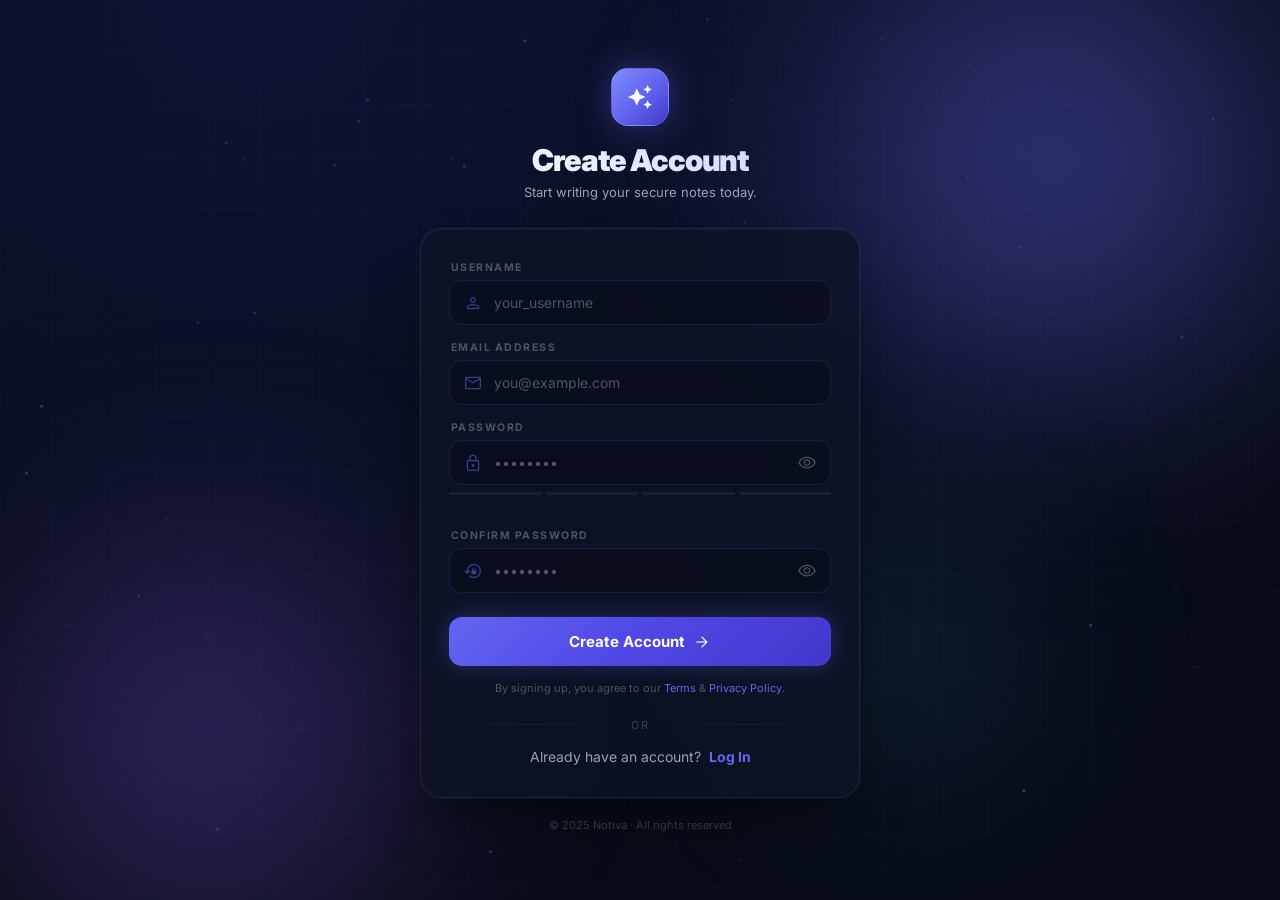
<file: frontend/signup.html>
<!DOCTYPE html>
<html lang="en">
<head>
  <meta charset="UTF-8">
  <meta name="viewport" content="width=device-width, initial-scale=1.0">
  <title>Notiva | Create Account</title>
  <meta name="description" content="Sign up for Notiva — your intelligent, secure notes companion.">
  <link rel="preconnect" href="https://fonts.googleapis.com">
  <link href="https://fonts.googleapis.com/css2?family=Inter:wght@300;400;500;600;700;800;900&display=swap" rel="stylesheet">
  <link href="https://fonts.googleapis.com/css2?family=Material+Symbols+Outlined:wght,FILL,GRAD,opsz@300,0,0,24" rel="stylesheet">
  <link rel="stylesheet" href="notiva.css">
  <script src="api.js"></script>
  <script src="app.js"></script>
  <script src="notiva-bg.js"></script>
  <style>
    .auth-wrap { min-height:100vh; display:flex; align-items:center; justify-content:center; padding:24px 16px; position:relative; z-index:1; }
    .auth-card { width:100%; max-width:440px; }
    .pw-eye { position:absolute; right:14px; top:50%; transform:translateY(-50%); background:none; border:none; cursor:pointer; color:var(--dim); transition:color .2s; padding:0; display:flex; align-items:center; }
    .pw-eye:hover { color:var(--primary); }
    .field-ok { position:absolute; right:14px; top:50%; transform:translateY(-50%); opacity:0; transition:opacity .3s; pointer-events:none; }
    .field-ok.show { opacity:1; }
  </style>
</head>
<body>
  <div class="n-bg">
    <div class="n-bg-grid"></div>
    <div class="n-orb n-orb-1" style="background:radial-gradient(circle,rgba(99,102,241,.5) 0%,transparent 70%);top:-15vw;right:-10vw;left:auto;bottom:auto;"></div>
    <div class="n-orb n-orb-2" style="background:radial-gradient(circle,rgba(139,92,246,.35) 0%,transparent 70%);bottom:-12vw;left:-8vw;top:auto;right:auto;animation-delay:-7s;"></div>
    <div class="n-orb n-orb-3"></div>
    <div class="n-stars">
      <div class="n-star" style="--t:10%;--l:20%;--d:7s;--dl:0s"></div>
      <div class="n-star" style="--t:35%;--l:65%;--d:6s;--dl:2.5s"></div>
      <div class="n-star" style="--t:65%;--l:10%;--d:8s;--dl:1s"></div>
      <div class="n-star" style="--t:80%;--l:50%;--d:7.5s;--dl:4s"></div>
      <div class="n-star" style="--t:20%;--l:80%;--d:9s;--dl:1.5s"></div>
    </div>
    <canvas id="n-canvas"></canvas>
  </div>

  <div id="toast-container"></div>

  <div class="auth-wrap">
    <div class="auth-card anim-in">

      <!-- Brand -->
      <div style="text-align:center;margin-bottom:28px;">
        <a href="index.html" style="text-decoration:none;display:inline-block;">
          <div style="width:58px;height:58px;border-radius:17px;background:linear-gradient(135deg,#818CF8,#6366F1,#4338CA);display:flex;align-items:center;justify-content:center;box-shadow:0 0 36px rgba(99,102,241,.4);border:1px solid rgba(255,255,255,.12);margin:0 auto 16px;">
            <span class="material-symbols-outlined" style="font-size:26px;color:#fff;font-variation-settings:'FILL' 1,'wght' 400,'GRAD' 0,'opsz' 24">auto_awesome</span>
          </div>
        </a>
        <span style="font-size:30px;font-weight:900;letter-spacing:-.04em;background:linear-gradient(to right,#fff,#c7d2fe);-webkit-background-clip:text;-webkit-text-fill-color:transparent;display:block;">Create Account</span>
        <span style="font-size:13px;color:var(--muted);display:block;margin-top:6px;">Start writing your secure notes today.</span>
      </div>

      <!-- Card -->
      <div class="glass" style="border-radius:22px;padding:32px 28px;">
        <form id="signup-form" novalidate>

          <!-- Username -->
          <div style="margin-bottom:16px;">
            <label class="n-label" for="name">Username</label>
            <div style="position:relative;">
              <span class="material-symbols-outlined" style="position:absolute;left:14px;top:50%;transform:translateY(-50%);color:rgba(99,102,241,.55);font-size:20px;">person</span>
              <input type="text" id="name" autocomplete="username" required
                class="glass-input" placeholder="your_username"
                style="width:100%;border-radius:13px;padding:13px 42px 13px 44px;font-size:14px;font-family:inherit;">
              <span class="field-ok" id="name-ok">
                <span class="material-symbols-outlined" style="font-size:19px;color:#10B981;font-variation-settings:'FILL' 1,'wght' 400,'GRAD' 0,'opsz' 24">check_circle</span>
              </span>
            </div>
          </div>

          <!-- Email -->
          <div style="margin-bottom:16px;">
            <label class="n-label" for="email">Email Address</label>
            <div style="position:relative;">
              <span class="material-symbols-outlined" style="position:absolute;left:14px;top:50%;transform:translateY(-50%);color:rgba(99,102,241,.55);font-size:20px;">mail</span>
              <input type="email" id="email" autocomplete="email" required
                class="glass-input" placeholder="you@example.com"
                style="width:100%;border-radius:13px;padding:13px 42px 13px 44px;font-size:14px;font-family:inherit;">
              <span class="field-ok" id="email-ok">
                <span class="material-symbols-outlined" style="font-size:19px;color:#10B981;font-variation-settings:'FILL' 1,'wght' 400,'GRAD' 0,'opsz' 24">check_circle</span>
              </span>
            </div>
          </div>

          <!-- Password -->
          <div style="margin-bottom:16px;">
            <label class="n-label" for="password">Password</label>
            <div style="position:relative;">
              <span class="material-symbols-outlined" style="position:absolute;left:14px;top:50%;transform:translateY(-50%);color:rgba(99,102,241,.55);font-size:20px;">lock</span>
              <input type="password" id="password" autocomplete="new-password" required
                class="glass-input" placeholder="••••••••"
                style="width:100%;border-radius:13px;padding:13px 46px 13px 44px;font-size:14px;font-family:inherit;">
              <button type="button" class="pw-eye" id="pw-t1">
                <span class="material-symbols-outlined" id="pw-e1" style="font-size:20px;">visibility</span>
              </button>
            </div>
            <!-- Strength -->
            <div class="strength-wrap">
              <div class="strength-seg" id="s1"></div>
              <div class="strength-seg" id="s2"></div>
              <div class="strength-seg" id="s3"></div>
              <div class="strength-seg" id="s4"></div>
            </div>
            <p id="strength-txt" style="font-size:10.5px;margin-top:4px;height:14px;"></p>
          </div>

          <!-- Confirm -->
          <div style="margin-bottom:24px;">
            <label class="n-label" for="confirm">Confirm Password</label>
            <div style="position:relative;">
              <span class="material-symbols-outlined" style="position:absolute;left:14px;top:50%;transform:translateY(-50%);color:rgba(99,102,241,.55);font-size:20px;">lock_reset</span>
              <input type="password" id="confirm" autocomplete="new-password" required
                class="glass-input" placeholder="••••••••"
                style="width:100%;border-radius:13px;padding:13px 46px 13px 44px;font-size:14px;font-family:inherit;">
              <button type="button" class="pw-eye" id="pw-t2">
                <span class="material-symbols-outlined" id="pw-e2" style="font-size:20px;">visibility</span>
              </button>
            </div>
          </div>

          <button type="submit" id="signup-btn" class="btn btn-primary" style="width:100%;padding:15px;border-radius:13px;font-size:15px;">
            <span id="signup-inner" style="display:flex;align-items:center;gap:8px;">
              Create Account <span class="material-symbols-outlined" style="font-size:18px;">arrow_forward</span>
            </span>
          </button>

          <p style="font-size:11px;color:var(--dim);text-align:center;margin-top:14px;line-height:1.6;">
            By signing up, you agree to our
            <a href="#" style="color:var(--primary);text-decoration:none;">Terms</a> &amp;
            <a href="#" style="color:var(--primary);text-decoration:none;">Privacy Policy</a>.
          </p>
        </form>

        <div class="n-divider" style="margin:20px 0 16px;">or</div>
        <p style="text-align:center;font-size:14px;color:var(--muted);">
          Already have an account?
          <a href="index.html" style="color:var(--primary);font-weight:700;text-decoration:none;margin-left:4px;" onmouseover="this.style.color='#fff'" onmouseout="this.style.color='var(--primary)'">Log In</a>
        </p>
      </div>

      <p style="text-align:center;font-size:11px;color:#374151;margin-top:20px;">© 2025 Notiva · All rights reserved</p>
    </div>
  </div>

  <script>
    if (api.getToken()) window.location.href = 'dashboard.html';
    initParticles('n-canvas');

    // PW toggles
    function mkToggle(btnId, eyeId, inputId) {
      document.getElementById(btnId).addEventListener('click', () => {
        const i = document.getElementById(inputId), e = document.getElementById(eyeId);
        i.type = i.type === 'password' ? 'text' : 'password';
        e.textContent = i.type === 'password' ? 'visibility' : 'visibility_off';
      });
    }
    mkToggle('pw-t1','pw-e1','password');
    mkToggle('pw-t2','pw-e2','confirm');

    // Strength
    const segs = [document.getElementById('s1'),document.getElementById('s2'),document.getElementById('s3'),document.getElementById('s4')];
    const stxt = document.getElementById('strength-txt');
    const labels = ['','Weak','Fair','Good','Strong'];
    const colors  = ['','s-weak','s-fair','s-good','s-strong'];
    const tcolors = ['','#EF4444','#F59E0B','#10B981','#6366F1'];
    function calcStrength(p) { let s=0; if(p.length>=8)s++; if(/[A-Z]/.test(p))s++; if(/[0-9]/.test(p))s++; if(/[^A-Za-z0-9]/.test(p))s++; return s; }
    document.getElementById('password').addEventListener('input', e => {
      const v=e.target.value, s=v?calcStrength(v):0;
      segs.forEach((sg,i) => { sg.className='strength-seg'; if(i<s&&s>0) sg.classList.add(colors[s]); });
      stxt.textContent = v?labels[s]:''; stxt.style.color = tcolors[s]||'';
    });

    // Field validation ticks
    document.getElementById('name').addEventListener('blur', e => document.getElementById('name-ok').classList.toggle('show', e.target.value.trim().length>=2));
    document.getElementById('email').addEventListener('blur', e => document.getElementById('email-ok').classList.toggle('show', /^[^\s@]+@[^\s@]+\.[^\s@]+$/.test(e.target.value)));

    // Submit
    document.getElementById('signup-form').addEventListener('submit', async e => {
      e.preventDefault();
      const n=document.getElementById('name').value.trim();
      const em=document.getElementById('email').value.trim();
      const pw=document.getElementById('password').value;
      const cnf=document.getElementById('confirm').value;

      if(pw!==cnf){ showToast('Passwords do not match. Please retype them.','error','⚠️ Mismatch'); return; }
      if(pw.length<6){ showToast('Password must be at least 6 characters.','error','⚠️ Too Short'); return; }

      const btn=document.getElementById('signup-btn');
      const inner=document.getElementById('signup-inner');
      btn.disabled=true;
      inner.innerHTML='<span class="material-symbols-outlined" style="font-size:18px;animation:spin 1s linear infinite">progress_activity</span> Creating account…';

      try {
        const newUser = await api.register(n, em, pw);
        showToast('Your account is ready — logging you in now!', 'success', '🎉 Account Created!');
        // Auto-login
        try {
          const res = await api.login(n, pw);
          if(res&&res.token){
            api.setToken(res.token);
            NotivaState.user = { id: newUser.id||newUser.userName, name: newUser.userName, email: newUser.email };
            sessionStorage.setItem('notiva_just_logged_in', '1');
            setTimeout(()=>window.location.href='dashboard.html', 1400);
            return;
          }
        } catch(_){}
        // Fallback: redirect to login with pre-filled hint
        setTimeout(()=>window.location.href='index.html', 2000);
      } catch(err) {
        showToast(err.message||'Failed to create account. Please try again.','error', '❌ Registration Failed');
        btn.disabled=false;
        inner.innerHTML='Create Account <span class="material-symbols-outlined" style="font-size:18px;">arrow_forward</span>';
      }
    });

    const s=document.createElement('style');
    s.textContent='@keyframes spin{to{transform:rotate(360deg)}}';
    document.head.appendChild(s);
  </script>
</body>
</html>
</file>
<file: frontend/notiva.css>
/* ===================================================
   NOTIVA — Shared Design System
   =================================================== */
@import url('https://fonts.googleapis.com/css2?family=Inter:wght@300;400;500;600;700;800;900&display=swap');

*, *::before, *::after { box-sizing: border-box; margin: 0; padding: 0; }

:root {
  --bg:          #080C18;
  --bg2:         #0D1226;
  --card:        rgba(15, 20, 40, 0.72);
  --border:      rgba(255,255,255,0.07);
  --primary:     #6366F1;
  --primary-h:   #4F46E5;
  --primary-d:   #4338CA;
  --teal:        #14B8A6;
  --text:        #E2E8F0;
  --muted:       #94A3B8;
  --dim:         #4B5563;
  --red:         #EF4444;
  --green:       #10B981;
  --radius:      16px;
  --sidebar-w:   260px;
}

html { scroll-behavior: smooth; }

body {
  font-family: 'Inter', sans-serif;
  background: var(--bg);
  color: var(--text);
  min-height: 100vh;
  overflow-x: hidden;
  -webkit-font-smoothing: antialiased;
}

/* ── Material Icons ─────────────────────────────── */
.material-symbols-outlined {
  font-variation-settings: 'FILL' 0, 'wght' 300, 'GRAD' 0, 'opsz' 24;
  vertical-align: middle;
}

/* ── ANIMATED BACKGROUND ─────────────────────────── */
.n-bg {
  position: fixed; inset: 0; z-index: 0;
  background: radial-gradient(ellipse at 20% 0%, #0e1435 0%, var(--bg) 65%);
  overflow: hidden; pointer-events: none;
}
.n-bg-grid {
  position: absolute; inset: 0;
  background-image:
    linear-gradient(rgba(99,102,241,.04) 1px, transparent 1px),
    linear-gradient(90deg, rgba(99,102,241,.04) 1px, transparent 1px);
  background-size: 52px 52px;
  mask-image: radial-gradient(ellipse 90% 90% at 50% 50%, #000 30%, transparent 100%);
}
.n-orb {
  position: absolute; border-radius: 50%;
  filter: blur(88px); pointer-events: none;
  animation: orbDrift 22s ease-in-out infinite alternate;
}
.n-orb-1 {
  width: 55vw; height: 55vw;
  background: radial-gradient(circle, rgba(99,102,241,.52) 0%, transparent 70%);
  top: -18vw; left: -12vw;
}
.n-orb-2 {
  width: 48vw; height: 48vw;
  background: radial-gradient(circle, rgba(139,92,246,.38) 0%, transparent 70%);
  bottom: -14vw; right: -8vw;
  animation-delay: -9s;
}
.n-orb-3 {
  width: 30vw; height: 30vw;
  background: radial-gradient(circle, rgba(56,189,248,.16) 0%, transparent 70%);
  top: 50%; left: 55%;
  animation-delay: -16s;
}
@keyframes orbDrift {
  0%   { transform: translate(0,0) scale(1); }
  40%  { transform: translate(28px,40px) scale(1.07); }
  100% { transform: translate(-18px,12px) scale(.96); }
}

/* Shooting stars */
.n-stars { position: absolute; inset: 0; overflow: hidden; }
.n-star {
  position: absolute; width: 2px; height: 2px;
  background: #fff; border-radius: 50%; opacity: 0;
  animation: starShoot var(--d,7s) var(--dl,0s) linear infinite;
  top: var(--t,20%); left: var(--l,10%);
}
.n-star::after {
  content: ''; position: absolute;
  top: 50%; left: 0; transform: translateY(-50%);
  width: 80px; height: 1px;
  background: linear-gradient(to left, rgba(255,255,255,.55), transparent);
}
@keyframes starShoot {
  0%   { opacity:0; transform:translate(0,0); }
  5%   { opacity:1; }
  85%  { opacity:.4; }
  100% { opacity:0; transform:translate(260px,75px); }
}

/* Canvas particles */
#n-canvas { position: absolute; inset: 0; pointer-events: none; }

/* ── GLASSMORPHISM ────────────────────────────────── */
.glass {
  background: var(--card);
  backdrop-filter: blur(22px); -webkit-backdrop-filter: blur(22px);
  border: 1px solid var(--border);
  box-shadow: 0 0 0 1px rgba(99,102,241,.07), 0 28px 56px -14px rgba(0,0,0,.55),
              inset 0 1px 0 rgba(255,255,255,.04);
}
.glass-input {
  background: rgba(8,12,24,.55);
  border: 1px solid rgba(99,102,241,.18);
  color: var(--text);
  transition: all .25s;
  outline: none;
}
.glass-input:focus {
  background: rgba(8,12,24,.8);
  border-color: var(--primary);
  box-shadow: 0 0 0 3px rgba(99,102,241,.15), 0 0 18px rgba(99,102,241,.1);
}
.glass-input::placeholder { color: var(--dim); }

/* ── BUTTONS ──────────────────────────────────────── */
.btn {
  display: inline-flex; align-items: center; justify-content: center; gap: 8px;
  font-weight: 700; border: none; cursor: pointer;
  transition: all .25s; border-radius: 12px;
  font-family: inherit;
}
.btn-primary {
  background: linear-gradient(135deg, var(--primary) 0%, var(--primary-h) 50%, var(--primary-d) 100%);
  color: #fff; position: relative; overflow: hidden;
  box-shadow: 0 0 22px rgba(99,102,241,.3);
}
.btn-primary::before {
  content: ''; position: absolute; top: 0; left: -100%;
  width: 60%; height: 100%;
  background: linear-gradient(90deg, transparent, rgba(255,255,255,.13), transparent);
  transition: left .5s;
}
.btn-primary:hover::before { left: 150%; }
.btn-primary:hover {
  box-shadow: 0 0 32px rgba(99,102,241,.5), 0 8px 24px rgba(0,0,0,.3);
  transform: translateY(-1px);
}
.btn-primary:active { transform: translateY(0) scale(.98); }
.btn-ghost {
  background: rgba(255,255,255,.05); color: var(--muted);
  border: 1px solid rgba(255,255,255,.08);
}
.btn-ghost:hover { background: rgba(255,255,255,.1); color: #fff; border-color: rgba(255,255,255,.15); }
.btn-danger { background: rgba(239,68,68,.12); color: #FCA5A5; border: 1px solid rgba(239,68,68,.25); }
.btn-danger:hover { background: rgba(239,68,68,.22); }

/* ── INPUT LABEL ──────────────────────────────────── */
.n-label {
  display: block; font-size: 10.5px; font-weight: 700;
  letter-spacing: .14em; text-transform: uppercase;
  color: var(--dim); margin-bottom: 6px; margin-left: 2px;
}

/* ── SIDEBAR ──────────────────────────────────────── */
#sidebar {
  position: fixed; top: 0; left: 0; bottom: 0;
  width: var(--sidebar-w);
  background: rgba(10,14,30,.7);
  backdrop-filter: blur(28px); -webkit-backdrop-filter: blur(28px);
  border-right: 1px solid var(--border);
  display: flex; flex-direction: column;
  z-index: 50;
  transform: translateX(-100%);
  transition: transform .3s cubic-bezier(.4,0,.2,1);
}
@media (min-width:1024px) { #sidebar { transform: translateX(0); position: static; } }

.sidebar-logo {
  height: 72px; padding: 0 20px;
  display: flex; align-items: center; gap: 12px;
  border-bottom: 1px solid var(--border); flex-shrink: 0;
}
.sidebar-logo-icon {
  width: 40px; height: 40px; border-radius: 12px;
  background: linear-gradient(135deg, var(--primary), var(--primary-d));
  display: flex; align-items: center; justify-content: center;
  box-shadow: 0 0 20px rgba(99,102,241,.35);
  flex-shrink: 0;
}
.sidebar-logo-name {
  font-size: 22px; font-weight: 900; letter-spacing: -.04em;
  background: linear-gradient(to right, #fff, #c7d2fe);
  -webkit-background-clip: text; -webkit-text-fill-color: transparent;
}

.sidebar-nav { flex: 1; padding: 20px 12px; overflow-y: auto; }
.sidebar-section-label {
  font-size: 9.5px; font-weight: 700; letter-spacing: .18em;
  text-transform: uppercase; color: var(--dim);
  padding: 0 8px; margin: 16px 0 8px;
}
.sidebar-link {
  display: flex; align-items: center; gap: 12px;
  padding: 11px 14px; border-radius: 12px;
  font-size: 14px; font-weight: 500; color: var(--muted);
  text-decoration: none; transition: all .2s; margin-bottom: 2px;
  border: 1px solid transparent;
}
.sidebar-link:hover { background: rgba(255,255,255,.05); color: #fff; }
.sidebar-link.active {
  background: rgba(99,102,241,.12); color: var(--primary);
  border-color: rgba(99,102,241,.22);
  box-shadow: 0 0 14px rgba(99,102,241,.08);
}
.sidebar-footer {
  padding: 12px; border-top: 1px solid var(--border); flex-shrink: 0;
}
.sidebar-user {
  display: flex; align-items: center; gap: 10px;
  padding: 10px 12px; border-radius: 12px;
  background: rgba(255,255,255,.03);
  border: 1px solid var(--border); margin-bottom: 8px;
}
.avatar {
  width: 36px; height: 36px; border-radius: 50%;
  background: linear-gradient(135deg, var(--primary), var(--primary-d));
  display: flex; align-items: center; justify-content: center;
  font-size: 15px; font-weight: 800; color: #fff; flex-shrink: 0;
  border: 2px solid rgba(255,255,255,.1);
}

/* ── HEADER ───────────────────────────────────────── */
.n-header {
  height: 68px; flex-shrink: 0;
  display: flex; align-items: center; padding: 0 24px;
  background: rgba(8,12,24,.5);
  backdrop-filter: blur(22px); -webkit-backdrop-filter: blur(22px);
  border-bottom: 1px solid var(--border);
  position: sticky; top: 0; z-index: 30;
  gap: 12px;
}

/* ── CONTENT CARDS ────────────────────────────────── */
.n-card {
  background: rgba(13,18,38,.6);
  border: 1px solid var(--border);
  border-radius: 18px;
  backdrop-filter: blur(16px); -webkit-backdrop-filter: blur(16px);
  box-shadow: 0 8px 28px -8px rgba(0,0,0,.4);
  transition: border-color .25s, box-shadow .25s, transform .25s;
}
.n-card:hover {
  border-color: rgba(99,102,241,.28);
  box-shadow: 0 12px 36px -10px rgba(0,0,0,.5), 0 0 0 1px rgba(99,102,241,.1);
}

/* ── STAT CARD ────────────────────────────────────── */
.stat-card { position: relative; overflow: hidden; }
.stat-card-glow {
  position: absolute; right: -20px; top: -20px;
  width: 100px; height: 100px; border-radius: 50%;
  filter: blur(40px); opacity: .5;
  transition: opacity .4s;
}
.stat-card:hover .stat-card-glow { opacity: .8; }

/* ── NOTE CARD ────────────────────────────────────── */
.note-card {
  height: 260px; cursor: pointer; position: relative; overflow: hidden;
}
.note-card::before {
  content: ''; position: absolute; inset: 0;
  background: linear-gradient(135deg, rgba(99,102,241,.1), transparent);
  opacity: 0; transition: opacity .35s;
}
.note-card:hover::before { opacity: 1; }
.note-card:hover { transform: translateY(-4px); }

/* ── TOAST — full animated styles injected by notiva-bg.js ── */
#toast-container {
  position: fixed; top: 20px; right: 20px;
  z-index: 99999; display: flex; flex-direction: column; gap: 10px;
  pointer-events: none; max-width: 360px; width: calc(100% - 40px);
}

/* ── MODAL — full animated styles injected by notiva-bg.js ── */
.n-modal-bg {
  position: fixed; inset: 0; z-index: 100000;
  background: rgba(0,0,0,.75); backdrop-filter: blur(16px);
  display: flex; align-items: center; justify-content: center; padding: 16px;
}
.n-modal { width: 100%; max-width: 400px; }

/* ── PAGE ENTER ANIMATION ─────────────────────────── */
@keyframes fadeUp {
  from { opacity:0; transform:translateY(20px); }
  to   { opacity:1; transform:translateY(0); }
}
.anim-in { animation: fadeUp .55s cubic-bezier(.22,1,.36,1) both; }
.anim-in-d1 { animation-delay:.08s; }
.anim-in-d2 { animation-delay:.16s; }
.anim-in-d3 { animation-delay:.24s; }

/* ── DIVIDER ──────────────────────────────────────── */
.n-divider {
  display: flex; align-items: center; gap: 12px;
  color: #374151; font-size: 11px; letter-spacing: .1em; text-transform: uppercase;
}
.n-divider::before,.n-divider::after {
  content:''; flex:1; height:1px;
  background: linear-gradient(to right,transparent,rgba(255,255,255,.06),transparent);
}

/* ── MOBILE OVERLAY ───────────────────────────────── */
#mobile-overlay {
  display: none; position: fixed; inset: 0;
  background: rgba(0,0,0,.65); backdrop-filter: blur(8px);
  z-index: 40;
}
#mobile-overlay.open { display: block; }

/* ── SCROLLBAR ────────────────────────────────────── */
::-webkit-scrollbar { width: 5px; height: 5px; }
::-webkit-scrollbar-track { background: transparent; }
::-webkit-scrollbar-thumb { background: rgba(99,102,241,.25); border-radius: 99px; }
::-webkit-scrollbar-thumb:hover { background: rgba(99,102,241,.45); }

/* ── STRENGTH METER ───────────────────────────────── */
.strength-wrap { display:flex; gap:4px; margin-top:7px; }
.strength-seg { flex:1; height:3px; border-radius:2px; background:rgba(255,255,255,.06); transition:background .4s; }
.s-weak   { background:#EF4444!important; }
.s-fair   { background:#F59E0B!important; }
.s-good   { background:#10B981!important; }
.s-strong { background:#6366F1!important; }

/* ── RESPONSIVE APP LAYOUT ────────────────────────── */
.app-layout { display:flex; min-height:100vh; }
.app-main { flex:1; min-width:0; display:flex; flex-direction:column; height:100vh; overflow:hidden; }
.app-scroll { flex:1; overflow-y:auto; }

@media (max-width:1023px) {
  .app-main { width:100%; }
}

/* ── EDITOR ───────────────────────────────────────── */
.n-editor {
  outline: none; min-height: 320px;
  font-size: 18px; line-height: 1.8; font-weight: 300; color: var(--text);
}
.n-editor:empty::before { content:attr(placeholder); color:var(--dim); pointer-events:none; }
.n-editor h2 { font-size:1.8rem; font-weight:800; margin:1em 0 .4em; color:#fff; }
.n-editor h3 { font-size:1.4rem; font-weight:700; margin:.8em 0 .3em; color:#fff; }
.n-editor p  { margin-bottom:.9em; }
.n-editor ul { list-style:none; padding-left:1.4em; margin-bottom:.9em; }
.n-editor ul li::before { content:"•"; color:var(--primary); font-weight:700; display:inline-block; width:1em; margin-left:-1em; }
.n-editor ol { padding-left:1.4em; margin-bottom:.9em; }
.n-editor ol li::marker { color:var(--primary); font-weight:700; }
.n-editor b,.n-editor strong { font-weight:800; color:#fff; }
.n-editor i,.n-editor em   { font-style:italic; }
.n-editor u { text-decoration:underline; text-underline-offset:4px; text-decoration-color:var(--primary); text-decoration-thickness:2px; }

/* ── TOOLBAR ──────────────────────────────────────── */
.n-toolbar {
  display:flex; align-items:center; flex-wrap:wrap; gap:3px;
  padding:6px 14px; border-radius:999px;
  background:rgba(8,12,24,.75);
  border:1px solid rgba(99,102,241,.2);
  backdrop-filter:blur(20px);
  box-shadow:0 8px 24px rgba(0,0,0,.4);
}
.n-toolbar button {
  padding:7px; border-radius:8px; background:transparent;
  border:none; color:var(--muted); cursor:pointer;
  display:flex; align-items:center; justify-content:center;
  transition:all .2s;
}
.n-toolbar button:hover { background:rgba(255,255,255,.1); color:#fff; }
.n-toolbar .sep { width:1px; height:20px; background:rgba(255,255,255,.08); margin:0 4px; }
</file>
